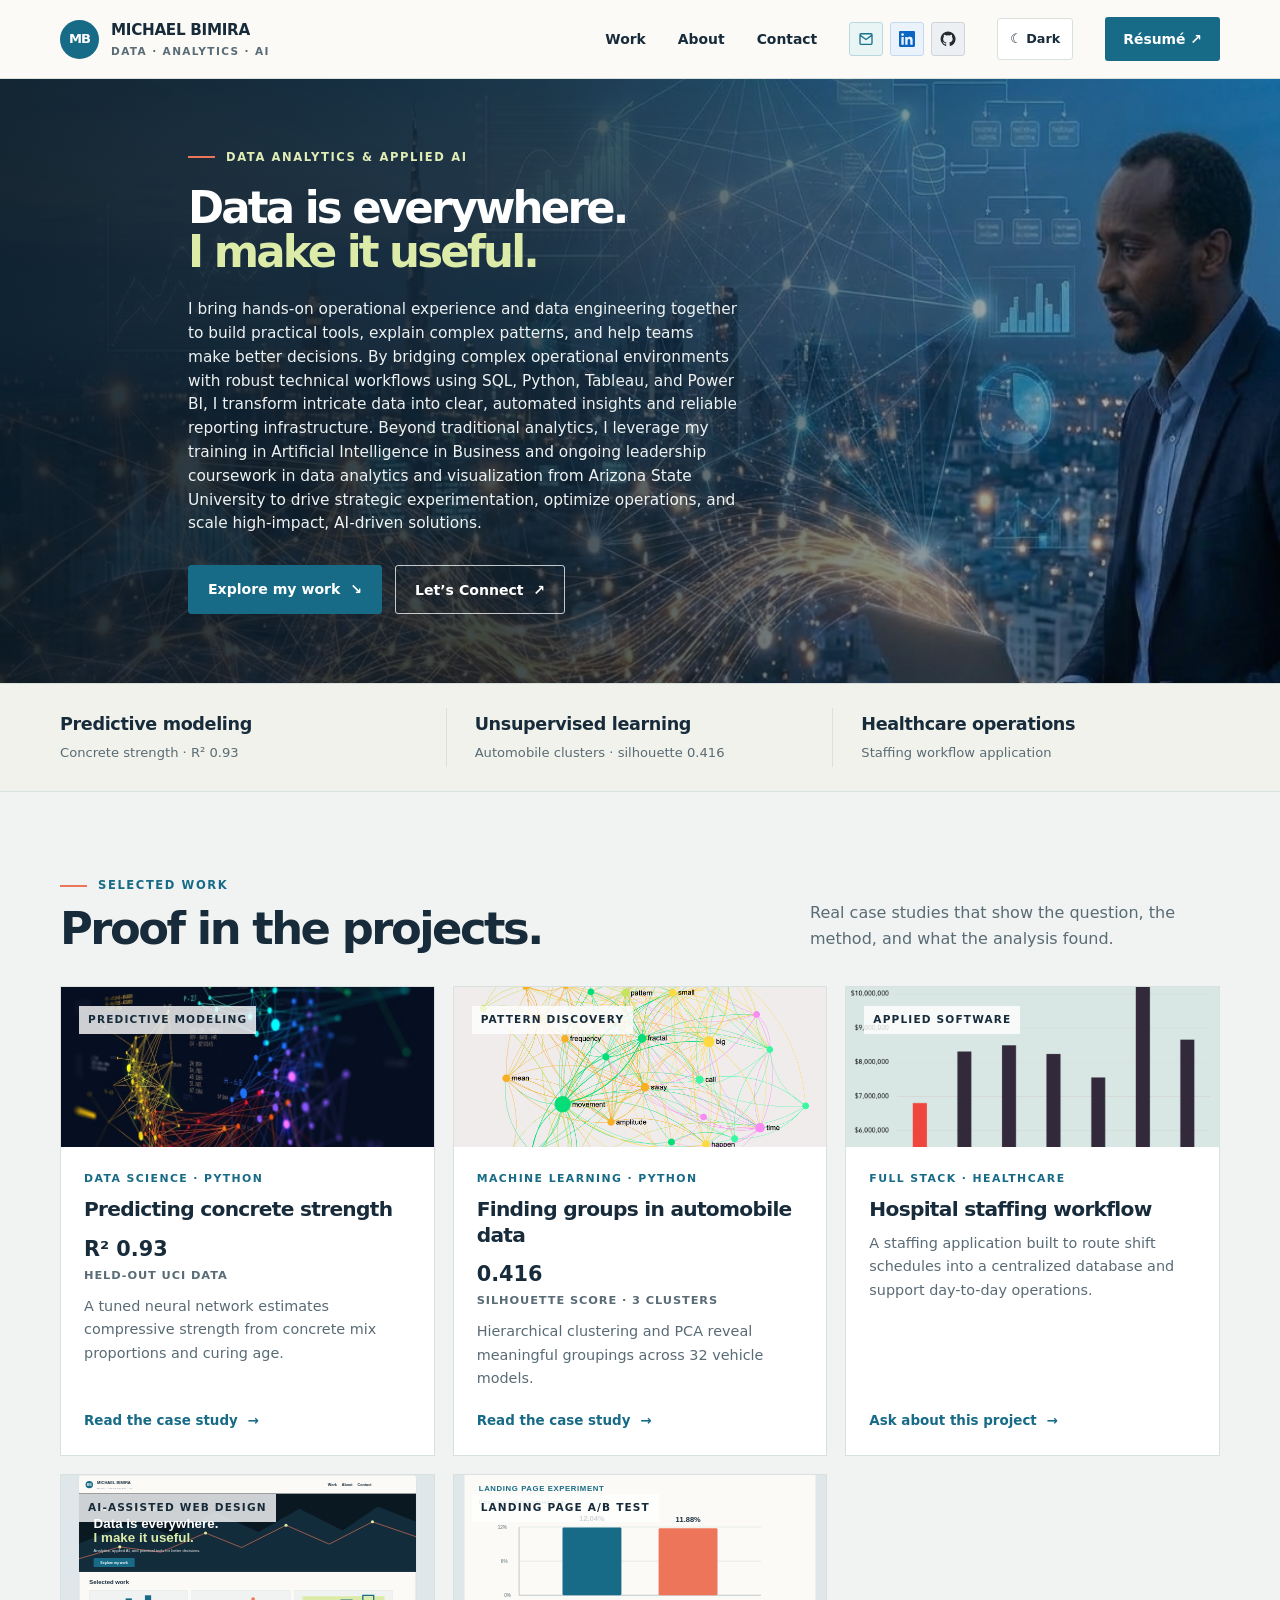
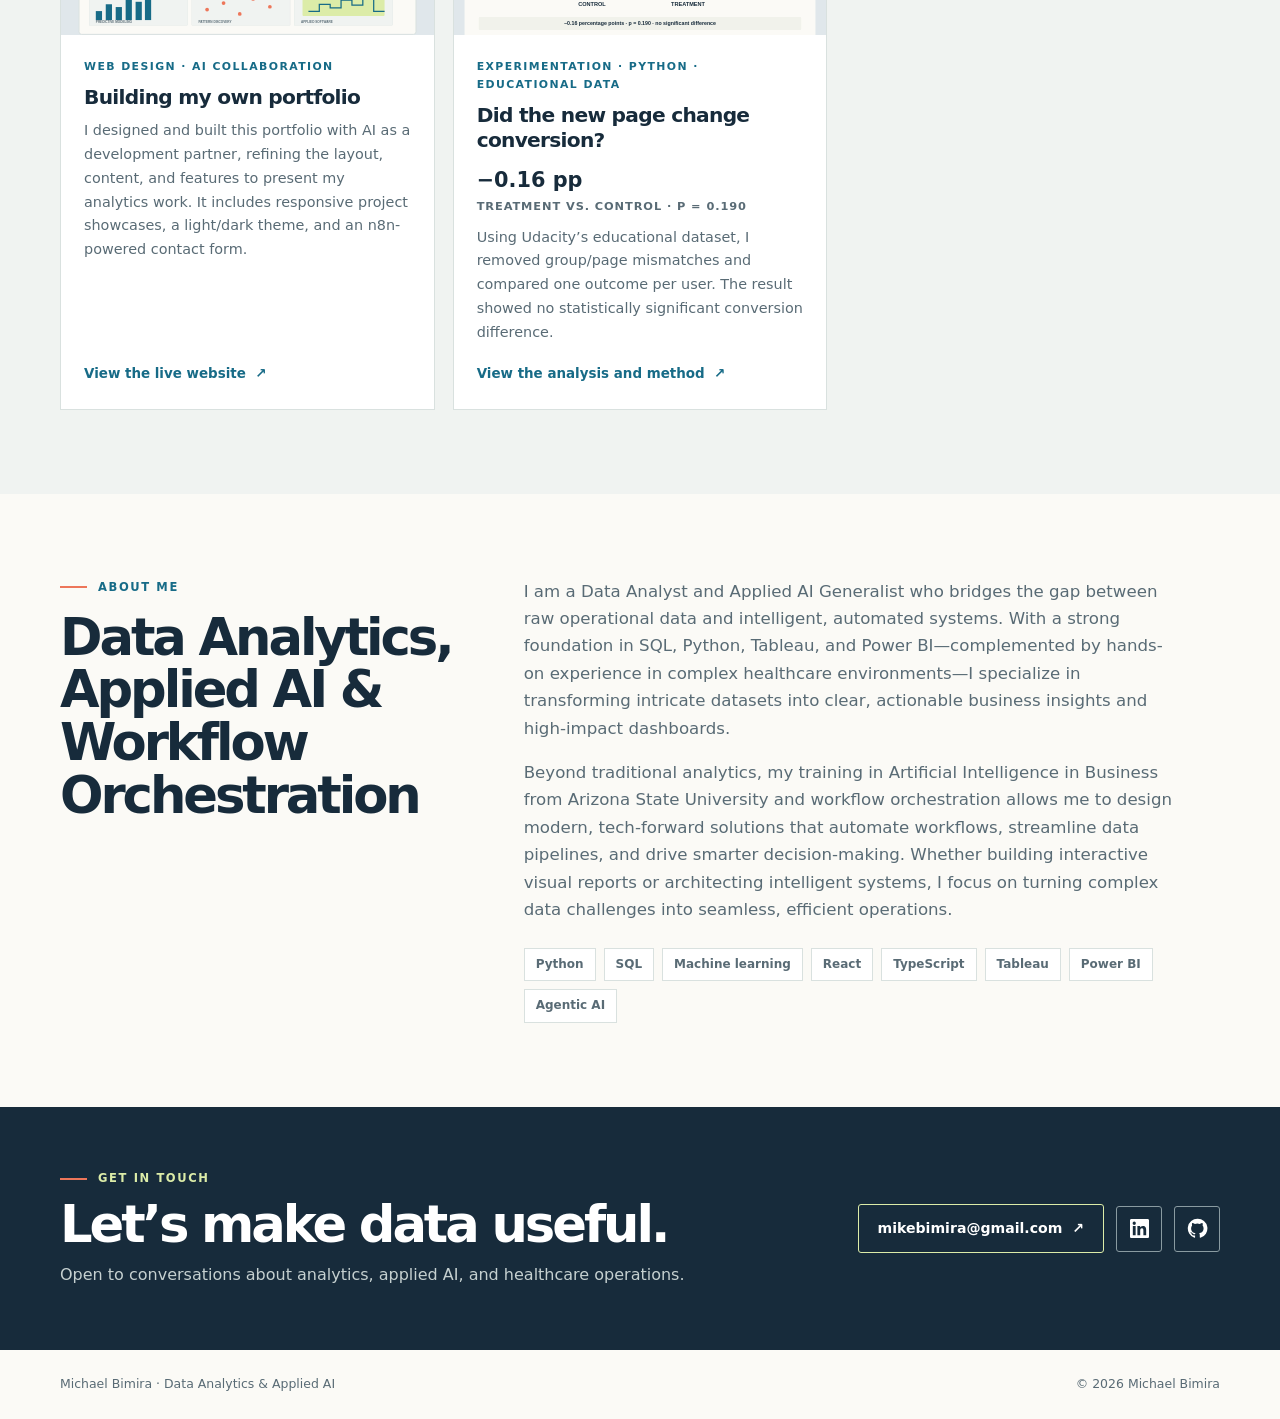
<file: site/index.html>
<!doctype html>
<html lang="en">
<head>
  <meta charset="utf-8">
  <meta name="viewport" content="width=device-width, initial-scale=1">
  <meta name="description" content="Michael Bimira is a Data Analyst and Applied AI Generalist focused on analytics, healthcare operations, intelligent systems, and workflow orchestration.">
  <meta property="og:title" content="Michael Bimira — Data Analytics &amp; Applied AI">
  <meta property="og:description" content="Turning operational data into actionable insights, dashboards, and intelligent workflows.">
  <meta property="og:type" content="website">
  <meta property="og:url" content="https://mbimira.github.io/">
  <meta name="theme-color" content="#fbfaf6">
  <title>Michael Bimira — Data Analytics &amp; Applied AI</title>
  <link rel="icon" type="image/svg+xml" href="favicon.svg">
  <link rel="stylesheet" href="css/contact-dialog.css">
  <style>
    :root{color-scheme:light;--ink:#172b3b;--blue:#176b87;--blue-dark:#0e4e67;--paper:#fbfaf6;--white:#fff;--muted:#596b75;--line:#d9e1df;--lime:#dceca8;--coral:#ed765a;--soft:#f1f2eb;--projects:#f0f3f1;--art:#d9e8e4;--art-warm:#efe2d2;--art-cool:#e0e7eb;--max:1160px}
    [data-theme="dark"]{color-scheme:dark;--ink:#ecf2f0;--blue:#78c8df;--blue-dark:#a0deed;--paper:#111c25;--white:#192833;--muted:#b0c0c4;--line:#334650;--lime:#354632;--coral:#ff9474;--soft:#1a2a33;--projects:#15242d;--art:#263d45;--art-warm:#41342e;--art-cool:#283740}
    *{box-sizing:border-box}html{scroll-behavior:smooth}body{margin:0;background:var(--paper);color:var(--ink);font:16px/1.65 Inter,ui-sans-serif,system-ui,-apple-system,"Segoe UI",sans-serif}a{color:inherit;text-decoration:none}.wrap{width:min(var(--max),calc(100% - 48px));margin:auto}
    header{background:var(--paper);border-bottom:1px solid var(--line)}.nav{height:78px;display:flex;align-items:center;justify-content:space-between;gap:28px}.wordmark{display:flex;align-items:center;gap:12px;font-size:.95rem;font-weight:800;letter-spacing:-.02em}.mark{display:grid;place-items:center;width:39px;height:39px;background:var(--blue);color:white;font-weight:850;font-size:.82rem;letter-spacing:-.08em;border-radius:50%}.wordmark small{display:block;color:var(--muted);font-size:.66rem;font-weight:650;letter-spacing:.13em;text-transform:uppercase}.links{display:flex;align-items:center;gap:32px;font-weight:600;font-size:.87rem}.links a:hover{color:var(--blue)}.nav-cta{background:var(--blue);color:white;border-radius:3px;padding:11px 18px}.nav-cta:hover{background:var(--blue-dark);color:#fff}.theme-toggle{border:1px solid var(--line);border-radius:3px;background:var(--white);color:var(--ink);padding:9px 12px;font:inherit;font-size:.8rem;font-weight:700;cursor:pointer}.theme-toggle:hover{border-color:var(--blue);color:var(--blue)}
    .hero{padding:84px 0 74px;overflow:hidden}.hero-grid{display:grid;grid-template-columns:1.13fr .87fr;gap:64px;align-items:center}.eyebrow,.section-label{display:flex;align-items:center;gap:11px;color:var(--blue);font-weight:800;letter-spacing:.14em;text-transform:uppercase;font-size:.72rem}.eyebrow:before,.section-label:before{content:"";width:27px;height:2px;background:var(--coral)}h1,h2,h3,p{margin-top:0}h1{font-size:clamp(3.2rem,6.4vw,5.8rem);line-height:.98;letter-spacing:-.065em;margin:19px 0 24px;max-width:720px}h1 em{font-style:normal;color:var(--blue)}.intro{max-width:560px;color:var(--muted);font-size:1.08rem;line-height:1.75}.actions{display:flex;gap:13px;flex-wrap:wrap;margin-top:29px}.button{display:inline-flex;align-items:center;justify-content:center;padding:12px 19px;border:1px solid var(--blue);border-radius:3px;color:var(--blue);font-size:.88rem;font-weight:750}.button.fill{background:var(--blue);color:#fff}.button.fill:hover{background:var(--blue-dark)}.button:hover{background:#eaf1ee}.hero-art{position:relative;min-height:370px;background:var(--lime);padding:35px;display:flex;align-items:flex-end;overflow:hidden}.hero-art:before{content:"";position:absolute;width:320px;height:320px;border:1px solid rgba(23,43,59,.22);border-radius:50%;right:-63px;top:-90px;box-shadow:0 0 0 35px rgba(255,255,255,.18),0 0 0 70px rgba(255,255,255,.15)}.chart{position:absolute;inset:54px 48px 90px;display:flex;align-items:flex-end;gap:12px;border-bottom:1px solid rgba(23,43,59,.3);padding:0 0 0 18px}.chart i{display:block;flex:1;background:var(--blue);opacity:.91;min-height:22%;border-radius:2px 2px 0 0}.chart i:nth-child(1){height:32%}.chart i:nth-child(2){height:48%}.chart i:nth-child(3){height:40%}.chart i:nth-child(4){height:66%}.chart i:nth-child(5){height:57%}.chart i:nth-child(6){height:82%}.chart i:nth-child(7){height:72%}.chart i:nth-child(8){height:100%;background:var(--coral)}.art-caption{z-index:1;background:var(--paper);padding:15px 17px;width:100%;font-size:.83rem;font-weight:750}.art-caption span{display:block;color:var(--muted);font-size:.72rem;font-weight:500}
    .proof{border-top:1px solid var(--line);border-bottom:1px solid var(--line);background:var(--soft)}.proof-row{display:grid;grid-template-columns:repeat(3,1fr);padding:24px 0}.proof-item{padding:2px 28px;border-right:1px solid var(--line)}.proof-item:first-child{padding-left:0}.proof-item:last-child{border:0}.proof-item strong{display:block;font-size:1.1rem;letter-spacing:-.02em}.proof-item span{font-size:.82rem;color:var(--muted)}
    section.block{padding:84px 0}.section-head{display:flex;align-items:flex-end;justify-content:space-between;gap:24px;margin-bottom:34px}.section-head h2{font-size:clamp(2rem,3.5vw,3.1rem);line-height:1.05;letter-spacing:-.055em;margin:10px 0 0}.section-head p{color:var(--muted);max-width:410px;margin:0}.projects{background:var(--projects)}.cards{display:grid;grid-template-columns:repeat(3,1fr);gap:18px}.card{background:var(--white);border:1px solid var(--line);min-height:100%;display:flex;flex-direction:column}.card-visual{height:160px;background:var(--art);position:relative;overflow:hidden;padding:18px}.card-visual.concrete{background:var(--art-warm)}.card-visual.auto{background:var(--art-cool)}.visual-label{display:inline-block;position:relative;z-index:1;background:rgba(255,255,255,.8);padding:5px 9px;text-transform:uppercase;font-weight:800;font-size:.66rem;letter-spacing:.11em}.card-visual .project-artwork{position:absolute;inset:0;width:100%;height:100%;object-fit:cover}.mini-bars{position:absolute;left:22px;right:22px;bottom:20px;height:72px;display:flex;align-items:flex-end;gap:7px}.mini-bars i{flex:1;background:var(--blue);height:35%;border-radius:2px 2px 0 0}.mini-bars i:nth-child(2n){height:65%}.mini-bars i:nth-child(3n){height:92%;background:var(--coral)}.scatter{position:absolute;inset:30px 35px;background:radial-gradient(circle at 20% 68%,var(--blue) 0 4px,transparent 5px),radial-gradient(circle at 34% 41%,var(--coral) 0 4px,transparent 5px),radial-gradient(circle at 52% 63%,var(--blue) 0 4px,transparent 5px),radial-gradient(circle at 64% 25%,var(--coral) 0 4px,transparent 5px),radial-gradient(circle at 82% 42%,var(--blue) 0 4px,transparent 5px),radial-gradient(circle at 45% 80%,var(--blue) 0 4px,transparent 5px);border-bottom:1px solid #9aaab0;border-left:1px solid #9aaab0}.card-body{padding:23px;display:flex;flex:1;flex-direction:column}.tag{font-size:.68rem;color:var(--blue);font-weight:850;letter-spacing:.13em;text-transform:uppercase}.card h3{font-size:1.26rem;line-height:1.25;letter-spacing:-.035em;margin:9px 0}.card p{color:var(--muted);font-size:.9rem;line-height:1.65;margin-bottom:19px}.card a{margin-top:auto;color:var(--blue);font-weight:800;font-size:.84rem}.card a span{padding-left:5px}.metric{font-size:1.3rem;font-weight:850;color:var(--ink);margin:0 0 10px}.metric small{display:block;font-size:.71rem;letter-spacing:.08em;text-transform:uppercase;color:var(--muted);font-weight:700}
    .about-grid{display:grid;grid-template-columns:.72fr 1.28fr;gap:72px;align-items:start}.about-grid h2{font-size:clamp(2.2rem,4vw,3.5rem);letter-spacing:-.06em;line-height:1.03;margin:14px 0}.about-copy{font-size:1.04rem;color:var(--muted);max-width:660px}.skills{display:flex;gap:8px;flex-wrap:wrap;margin-top:24px}.skills span{border:1px solid var(--line);padding:6px 11px;font-size:.75rem;font-weight:700;background:#fff}
    .contact{background:var(--ink);color:white;padding:62px 0}.contact-inner{display:flex;justify-content:space-between;align-items:center;gap:30px}.contact h2{font-size:clamp(2rem,4vw,3.2rem);letter-spacing:-.06em;line-height:1.05;margin:10px 0}.contact p{color:#c5d0d0;margin:0}.contact .section-label{color:var(--lime)}.contact .section-label:before{background:var(--coral)}.contact-links{display:flex;align-items:center;gap:12px;flex-wrap:wrap}.contact .button{color:white;border-color:var(--lime);white-space:nowrap}.contact .button:hover{background:var(--blue)}.social-link{display:grid;place-items:center;width:46px;height:46px;border:1px solid #8a9ba1;border-radius:3px;color:#fff}.social-link:hover{border-color:var(--lime);background:var(--blue)}.social-link svg{width:21px;height:21px;fill:currentColor}.social-link.linkedin svg{width:19px;height:19px}.social-link:focus-visible,.contact .button:focus-visible,.theme-toggle:focus-visible{outline:3px solid var(--coral);outline-offset:3px}footer{padding:24px 0;color:var(--muted);font-size:.78rem}.footer-inner{display:flex;justify-content:space-between;gap:20px}
    @media(max-width:800px){.hero-grid{grid-template-columns:1fr;gap:40px}.hero-art{min-height:300px}.cards{grid-template-columns:1fr 1fr}.card:last-child{grid-column:1/-1}.about-grid{grid-template-columns:1fr;gap:22px}.section-head{align-items:flex-start;flex-direction:column}.links{gap:16px}.links a:nth-child(3){display:none}}
    @media(max-width:560px){.wrap{width:min(100% - 32px,var(--max))}.nav{height:67px}.wordmark{font-size:.84rem}.links{gap:13px;font-size:.78rem}.links a:nth-child(2){display:none}.nav-cta{padding:9px 12px}.hero{padding:61px 0 50px}h1{font-size:3.45rem}.hero-art{min-height:260px;padding:20px}.chart{inset:40px 34px 77px}.proof-row{grid-template-columns:1fr;padding:14px 0}.proof-item,.proof-item:first-child{padding:12px 0;border-right:0;border-bottom:1px solid var(--line)}.proof-item:last-child{border-bottom:0}.proof-item strong{display:inline-block;margin-right:6px}.proof-item span{display:inline}.block{padding:62px 0!important}.cards{grid-template-columns:1fr}.card:last-child{grid-column:auto}.contact-inner{align-items:flex-start;flex-direction:column}.footer-inner{flex-direction:column}}
    .hero{background:linear-gradient(90deg,rgba(10,24,34,.91) 0%,rgba(10,24,34,.78) 47%,rgba(10,24,34,.34) 100%),url("images/hero-mikeai.jpeg") center 48%/cover no-repeat;padding:64px 0;border:0;color:#fff}.hero-grid{display:flex;min-height:610px;align-items:center}.hero-grid>div:first-child{position:relative;z-index:1;max-width:610px}.hero-art{display:none}.hero .eyebrow{color:#e1edb6}.hero h1{font-size:clamp(2.8rem,5vw,4.6rem);color:#fff}.hero h1 em{color:#dceca8}.hero .intro{color:#edf1f1}.hero .button:not(.fill){color:#fff;border-color:rgba(255,255,255,.75)}
    @media(max-width:800px){.hero{background-position:58% center}.hero-grid{min-height:620px}.hero-grid>div:first-child{max-width:560px}}
    @media(max-width:560px){.hero{background-image:linear-gradient(90deg,rgba(10,24,34,.88),rgba(10,24,34,.66)),url("images/hero-mikeai.jpeg");background-position:60% center;padding:52px 0}.hero-grid{min-height:640px}.hero h1{font-size:clamp(2.55rem,12vw,3.35rem)}}
    .hero{background:#0a1822;padding:64px 0;color:#fff}.hero-grid{display:grid;grid-template-columns:minmax(0,.85fr) minmax(0,1.15fr);gap:30px;min-height:610px;align-items:center}.hero-grid>div:first-child{max-width:610px}.hero h1{font-size:clamp(2.8rem,4vw,3.7rem)}.hero-photo{display:flex;align-items:center;justify-content:center;height:min(500px,60vh);min-height:380px;overflow:hidden}.hero-photo img{display:block;width:100%;height:100%;max-width:none;max-height:none;object-fit:cover;object-position:84% 38%}.hero-art{display:none}
    @media(max-width:800px){.hero-grid{grid-template-columns:1fr;min-height:0;gap:36px}.hero-grid>div:first-child{max-width:650px}.hero-photo{height:58vh;min-height:380px}.hero-photo img{object-position:84% 38%}}
    @media(max-width:560px){.hero{padding:52px 0}.hero-photo{height:54vh;min-height:320px}}
    .hero-photo{height:auto;min-height:0;overflow:visible}.hero-photo img{width:100%;height:auto;max-width:100%;max-height:none;object-fit:contain;object-position:center}
    @media(max-width:800px){.hero-photo{height:auto;min-height:0}.hero-photo img{width:100%;max-height:none}}
    .nav-socials{display:flex;align-items:center;gap:7px}.nav-social{display:grid;place-items:center;width:34px;height:34px;border:1px solid var(--line);border-radius:3px;color:var(--muted);transition:color .18s,border-color .18s,background .18s}.nav-social:hover{color:var(--blue);border-color:var(--blue);background:var(--soft)}.nav-social svg{width:16px;height:16px;fill:currentColor}.nav-social:focus-visible{outline:3px solid var(--coral);outline-offset:3px}.links .nav-socials a:nth-child(n){display:grid}
    .nav-socials .nav-social:nth-child(1){color:#14728b;background:#e9f4f5;border-color:#b6d8de}.nav-socials .nav-social:nth-child(2){color:#0a66c2;background:#eaf3fc;border-color:#c3d9f0}.nav-socials .nav-social:nth-child(3){color:#24292f;background:#edf0f2;border-color:#ced4da}.nav-socials .nav-social:hover{filter:brightness(.95);transform:translateY(-1px)}[data-theme="dark"] .nav-socials .nav-social:nth-child(1){color:#78d5e7;background:#18333c;border-color:#315660}[data-theme="dark"] .nav-socials .nav-social:nth-child(2){color:#70b7ff;background:#172e45;border-color:#2a4c6a}[data-theme="dark"] .nav-socials .nav-social:nth-child(3){color:#f0f6fc;background:#29343e;border-color:#43515c}
    @media(max-width:800px){.nav{gap:14px}.links{gap:13px}}
    @media(max-width:560px){.nav{gap:8px}.links{gap:7px}.links>a:not(.nav-social){display:none}.nav-socials{gap:4px}.nav-social{width:30px;height:30px}.theme-toggle{padding:7px 8px;white-space:nowrap}.theme-toggle span{display:none}.wordmark small{white-space:nowrap}.nav-cta{display:none}}
    .hero{position:relative;background:linear-gradient(90deg,rgba(10,24,34,.9) 0%,rgba(10,24,34,.76) 42%,rgba(10,24,34,.16) 100%),url("images/hero-mikeai.jpeg") center 23%/cover no-repeat;padding:42px 0;color:#fff}.hero-grid{display:flex;min-height:520px;align-items:center}.hero-grid>div:first-child{max-width:550px;margin-left:clamp(0px,10vw,210px)}.hero h1{font-size:clamp(2.7rem,3.4vw,3.8rem);line-height:1.02}.hero .intro{font-size:.96rem;line-height:1.55}.hero-photo{display:none}
    @media(max-width:800px){.hero{background-position:62% 23%}.hero-grid{min-height:560px}.hero-grid>div:first-child{margin-left:0;max-width:590px}}
    @media(max-width:560px){.hero{background-image:linear-gradient(90deg,rgba(10,24,34,.9),rgba(10,24,34,.65)),url("images/hero-mikeai.jpeg");background-position:68% 23%;padding:42px 0}.hero-grid{min-height:600px}.hero h1{font-size:clamp(2.7rem,11vw,3.5rem)}}
  </style>
</head>
<body>
  <header><div class="wrap nav">
    <a class="wordmark" href="#top"><span class="mark">MB</span><span>MICHAEL BIMIRA<small>Data · Analytics · AI</small></span></a>
    <nav class="links" aria-label="Main navigation"><a href="#work">Work</a><a href="#about">About</a><a href="#contact">Contact</a><div class="nav-socials" aria-label="Contact and social links"><a class="nav-social" href="mailto:mikebimira@gmail.com" aria-label="Email Michael Bimira" title="Email"><svg viewBox="0 0 24 24" aria-hidden="true"><path d="M2 5.5A2.5 2.5 0 0 1 4.5 3h15A2.5 2.5 0 0 1 22 5.5v13a2.5 2.5 0 0 1-2.5 2.5h-15A2.5 2.5 0 0 1 2 18.5v-13Zm2 .1v.2l8 5.7 8-5.7v-.2a.5.5 0 0 0-.5-.5h-15a.5.5 0 0 0-.5.5Zm16 2.65-7.42 5.28a1 1 0 0 1-1.16 0L4 8.25v10.25c0 .28.22.5.5.5h15a.5.5 0 0 0 .5-.5V8.25Z"/></svg></a><a class="nav-social" href="https://linkedin.com/in/michael-bimira-77779a372" target="_blank" rel="noopener noreferrer" aria-label="Michael Bimira on LinkedIn" title="LinkedIn"><svg viewBox="0 0 24 24" aria-hidden="true"><path d="M20.45 20.45h-3.56v-5.57c0-1.33-.03-3.04-1.85-3.04-1.85 0-2.13 1.44-2.13 2.94v5.67H9.35V8.99h3.42v1.56h.05c.48-.9 1.64-1.85 3.37-1.85 3.6 0 4.26 2.37 4.26 5.45v6.3ZM5.34 7.43a2.06 2.06 0 1 1 0-4.12 2.06 2.06 0 0 1 0 4.12Zm1.78 13.02H3.56V8.99h3.56v11.46ZM22.22 0H1.77C.79 0 0 .77 0 1.72v20.56C0 23.23.79 24 1.77 24h20.45c.98 0 1.78-.77 1.78-1.72V1.72C24 .77 23.2 0 22.22 0Z"/></svg></a><a class="nav-social" href="https://github.com/mbimira" target="_blank" rel="noopener noreferrer" aria-label="Michael Bimira on GitHub" title="GitHub"><svg viewBox="0 0 24 24" aria-hidden="true"><path d="M12 .9a11.1 11.1 0 0 0-3.51 21.63c.56.1.76-.24.76-.54v-2.1c-3.1.68-3.76-1.32-3.76-1.32-.5-1.3-1.23-1.65-1.23-1.65-1.01-.69.08-.68.08-.68 1.12.08 1.71 1.14 1.71 1.14 1 .1.99 1.58 3.05 1.2.1-.72.39-1.2.7-1.48-2.48-.28-5.08-1.24-5.08-5.5 0-1.22.44-2.21 1.15-2.99-.12-.28-.5-1.42.11-2.96 0 0 .94-.3 3.06 1.14a10.62 10.62 0 0 1 5.57 0c2.13-1.44 3.06-1.14 3.06-1.14.61 1.54.23 2.68.12 2.96.71.78 1.14 1.77 1.14 2.99 0 4.27-2.6 5.21-5.09 5.49.4.34.75 1 .75 2.02v3c0 .3.2.65.77.54A11.1 11.1 0 0 0 12 .9Z"/></svg></a></div><button class="theme-toggle" id="theme-toggle" type="button" aria-label="Switch to dark theme" title="Switch to dark theme">☾ <span>Dark</span></button><a class="nav-cta" href="resume.html">Résumé ↗</a></nav>
  </div></header>
  <main id="top">
    <section class="hero"><div class="wrap hero-grid">
      <div><div class="eyebrow">Data analytics &amp; applied AI</div><h1>Data is everywhere.<br><em>I make it useful.</em></h1><p class="intro">I bring hands-on operational experience and data engineering together to build practical tools, explain complex patterns, and help teams make better decisions. By bridging complex operational environments with robust technical workflows using SQL, Python, Tableau, and Power BI, I transform intricate data into clear, automated insights and reliable reporting infrastructure. Beyond traditional analytics, I leverage my training in Artificial Intelligence in Business and ongoing leadership coursework in data analytics and visualization from Arizona State University to drive strategic experimentation, optimize operations, and scale high-impact, AI-driven solutions.</p><div class="actions"><a class="button fill" href="#work">Explore my work&nbsp; ↘</a><button class="button" type="button" data-open-contact>Let’s Connect&nbsp; ↗</button></div></div>
      
    </div></section>
    <div class="proof"><div class="wrap proof-row"><div class="proof-item"><strong>Predictive modeling</strong><span>Concrete strength · R² 0.93</span></div><div class="proof-item"><strong>Unsupervised learning</strong><span>Automobile clusters · silhouette 0.416</span></div><div class="proof-item"><strong>Healthcare operations</strong><span>Staffing workflow application</span></div></div></div>
    <section class="block projects" id="work"><div class="wrap"><div class="section-head"><div><div class="section-label">Selected work</div><h2>Proof in the projects.</h2></div><p>Real case studies that show the question, the method, and what the analysis found.</p></div>
      <div class="cards">
        <article class="card"><div class="card-visual concrete"><span class="visual-label">Predictive modeling</span><img class="project-artwork" src="images/predictive-model.jpg" alt="Abstract network of connected data points"></div><div class="card-body"><span class="tag">Data science · Python</span><h3>Predicting concrete strength</h3><div class="metric">R² 0.93 <small>Held-out UCI data</small></div><p>A tuned neural network estimates compressive strength from concrete mix proportions and curing age.</p><a href="projects/concrete-strength/index.html">Read the case study <span>→</span></a></div></article>
        <article class="card"><div class="card-visual auto"><span class="visual-label">Pattern discovery</span><img class="project-artwork" src="images/pattern-discovery.png" alt="Keyword network showing related pattern discovery terms"></div><div class="card-body"><span class="tag">Machine learning · Python</span><h3>Finding groups in automobile data</h3><div class="metric">0.416 <small>Silhouette score · 3 clusters</small></div><p>Hierarchical clustering and PCA reveal meaningful groupings across 32 vehicle models.</p><a href="projects/automobile-clustering/index.html">Read the case study <span>→</span></a></div></article>
        <article class="card"><div class="card-visual"><span class="visual-label">Applied software</span><img class="project-artwork" src="images/applied-software.webp" alt="Bar chart comparing city figures from seven locations"></div><div class="card-body"><span class="tag">Full stack · Healthcare</span><h3>Hospital staffing workflow</h3><p>A staffing application built to route shift schedules into a centralized database and support day-to-day operations.</p><a href="mailto:mikebimira@gmail.com?subject=Hospital%20staffing%20app">Ask about this project <span>→</span></a></div></article>
        <article class="card"><div class="card-visual"><span class="visual-label">AI-assisted web design</span><img class="project-artwork" src="images/portfolio-site.svg" alt="Illustration of the Michael Bimira portfolio website"></div><div class="card-body"><span class="tag">Web design · AI collaboration</span><h3>Building my own portfolio</h3><p>I designed and built this portfolio with AI as a development partner, refining the layout, content, and features to present my analytics work. It includes responsive project showcases, a light/dark theme, and an n8n-powered contact form.</p><a href="https://mbimira.github.io/" target="_blank" rel="noopener noreferrer">View the live website <span>↗</span></a></div></article>
        <article class="card"><div class="card-visual"><span class="visual-label">Landing page A/B test</span><img class="project-artwork" src="images/ab-test-conversion.svg" alt="Conversion rates: control 12.04%, treatment 11.88%; no significant difference"></div><div class="card-body"><span class="tag">Experimentation · Python · Educational data</span><h3>Did the new page change conversion?</h3><div class="metric">−0.16 pp <small>Treatment vs. control · p = 0.190</small></div><p>Using Udacity’s educational dataset, I removed group/page mismatches and compared one outcome per user. The result showed no statistically significant conversion difference.</p><a href="https://github.com/mbimira/A-B-TESTING" target="_blank" rel="noopener noreferrer">View the analysis and method <span>↗</span></a></div></article>
      </div>
    </div></section>
    <section class="block" id="about"><div class="wrap about-grid"><div><div class="section-label">About Me</div><h2>Data Analytics, Applied AI &amp; Workflow Orchestration</h2></div><div class="about-copy"><p>I am a Data Analyst and Applied AI Generalist who bridges the gap between raw operational data and intelligent, automated systems. With a strong foundation in SQL, Python, Tableau, and Power BI—complemented by hands-on experience in complex healthcare environments—I specialize in transforming intricate datasets into clear, actionable business insights and high-impact dashboards.</p><p>Beyond traditional analytics, my training in Artificial Intelligence in Business from Arizona State University and workflow orchestration allows me to design modern, tech-forward solutions that automate workflows, streamline data pipelines, and drive smarter decision-making. Whether building interactive visual reports or architecting intelligent systems, I focus on turning complex data challenges into seamless, efficient operations.</p><div class="skills"><span>Python</span><span>SQL</span><span>Machine learning</span><span>React</span><span>TypeScript</span><span>Tableau</span><span>Power BI</span><span>Agentic AI</span></div></div></div></section>
    <section class="contact" id="contact"><div class="wrap contact-inner"><div><div class="section-label">Get in touch</div><h2>Let’s make data useful.</h2><p>Open to conversations about analytics, applied AI, and healthcare operations.</p></div><div class="contact-links"><a class="button" href="mailto:mikebimira@gmail.com">mikebimira@gmail.com&nbsp; ↗</a><a class="social-link linkedin" href="https://linkedin.com/in/michael-bimira-77779a372" target="_blank" rel="noopener noreferrer" aria-label="Michael Bimira on LinkedIn" title="LinkedIn"><svg viewBox="0 0 24 24" aria-hidden="true"><path d="M20.45 20.45h-3.56v-5.57c0-1.33-.03-3.04-1.85-3.04-1.85 0-2.13 1.44-2.13 2.94v5.67H9.35V8.99h3.42v1.56h.05c.48-.9 1.64-1.85 3.37-1.85 3.6 0 4.26 2.37 4.26 5.45v6.3ZM5.34 7.43a2.06 2.06 0 1 1 0-4.12 2.06 2.06 0 0 1 0 4.12Zm1.78 13.02H3.56V8.99h3.56v11.46ZM22.22 0H1.77C.79 0 0 .77 0 1.72v20.56C0 23.23.79 24 1.77 24h20.45c.98 0 1.78-.77 1.78-1.72V1.72C24 .77 23.2 0 22.22 0Z"/></svg></a><a class="social-link" href="https://github.com/mbimira" target="_blank" rel="noopener noreferrer" aria-label="Michael Bimira on GitHub" title="GitHub"><svg viewBox="0 0 24 24" aria-hidden="true"><path d="M12 .9a11.1 11.1 0 0 0-3.51 21.63c.56.1.76-.24.76-.54v-2.1c-3.1.68-3.76-1.32-3.76-1.32-.5-1.3-1.23-1.65-1.23-1.65-1.01-.69.08-.68.08-.68 1.12.08 1.71 1.14 1.71 1.14 1 .1.99 1.58 3.05 1.2.1-.72.39-1.2.7-1.48-2.48-.28-5.08-1.24-5.08-5.5 0-1.22.44-2.21 1.15-2.99-.12-.28-.5-1.42.11-2.96 0 0 .94-.3 3.06 1.14a10.62 10.62 0 0 1 5.57 0c2.13-1.44 3.06-1.14 3.06-1.14.61 1.54.23 2.68.12 2.96.71.78 1.14 1.77 1.14 2.99 0 4.27-2.6 5.21-5.09 5.49.4.34.75 1 .75 2.02v3c0 .3.2.65.77.54A11.1 11.1 0 0 0 12 .9Z"/></svg></a></div></div></section>
  <dialog class="contact-dialog" id="contact-dialog" aria-labelledby="contact-dialog-title">
    <form id="contact-form">
      <div class="dialog-heading">
        <div><div class="section-label">Get in touch</div><h2 id="contact-dialog-title">Send me a message</h2></div>
        <button class="dialog-close" type="button" data-close-contact aria-label="Close contact form">×</button>
      </div>
      <label>Name<input name="name" type="text" autocomplete="name" maxlength="100" required></label>
      <label>Email<input name="email" type="email" autocomplete="email" maxlength="254" required></label>
      <label>Message<textarea name="message" maxlength="3000" required></textarea></label>
      <div class="contact-honeypot" aria-hidden="true"><label>Leave this field empty<input name="website" type="text" tabindex="-1" autocomplete="off"></label></div>
      <div class="dialog-actions"><button class="button fill" type="submit">Send message&nbsp; ↗</button><button class="button" type="button" data-close-contact>Cancel</button></div>
      <p class="form-status" role="status" aria-live="polite"></p>
    </form>
  </dialog>
  </main>
  <footer><div class="wrap footer-inner"><span>Michael Bimira · Data Analytics &amp; Applied AI</span><span>© 2026 Michael Bimira</span></div></footer>
  <script>
    (()=>{const key='bimira-theme',button=document.getElementById('theme-toggle'),root=document.documentElement;function apply(theme){root.dataset.theme=theme;button.innerHTML=theme==='dark'?'☼ <span>Light</span>':'☾ <span>Dark</span>';button.setAttribute('aria-label',`Switch to ${theme==='dark'?'light':'dark'} theme`);button.title=`Switch to ${theme==='dark'?'light':'dark'} theme`}let saved;try{saved=localStorage.getItem(key)}catch{}apply(saved==='dark'?'dark':'light');button.addEventListener('click',()=>{const theme=root.dataset.theme==='dark'?'light':'dark';apply(theme);try{localStorage.setItem(key,theme)}catch{}})})();
  </script>
  <script src="js/n8n-contact.js"></script>
</body>
</html>
</file>
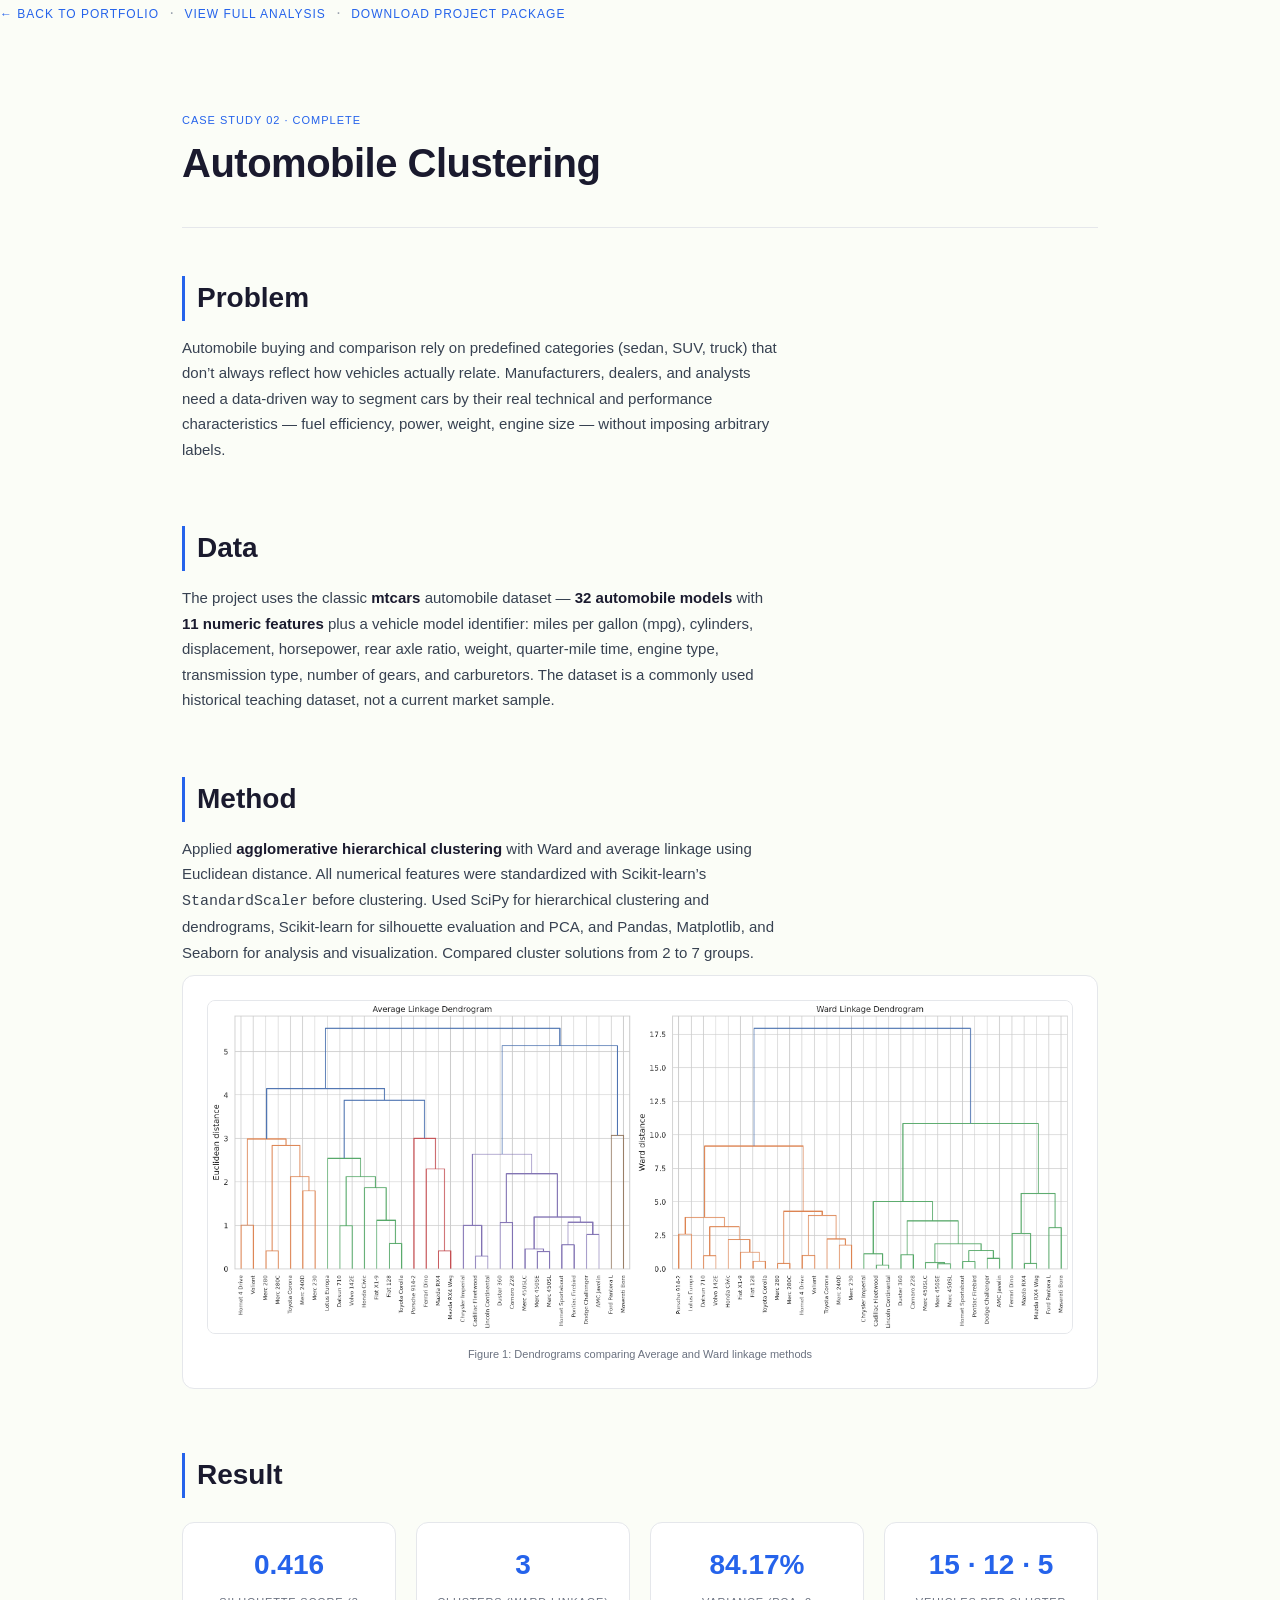
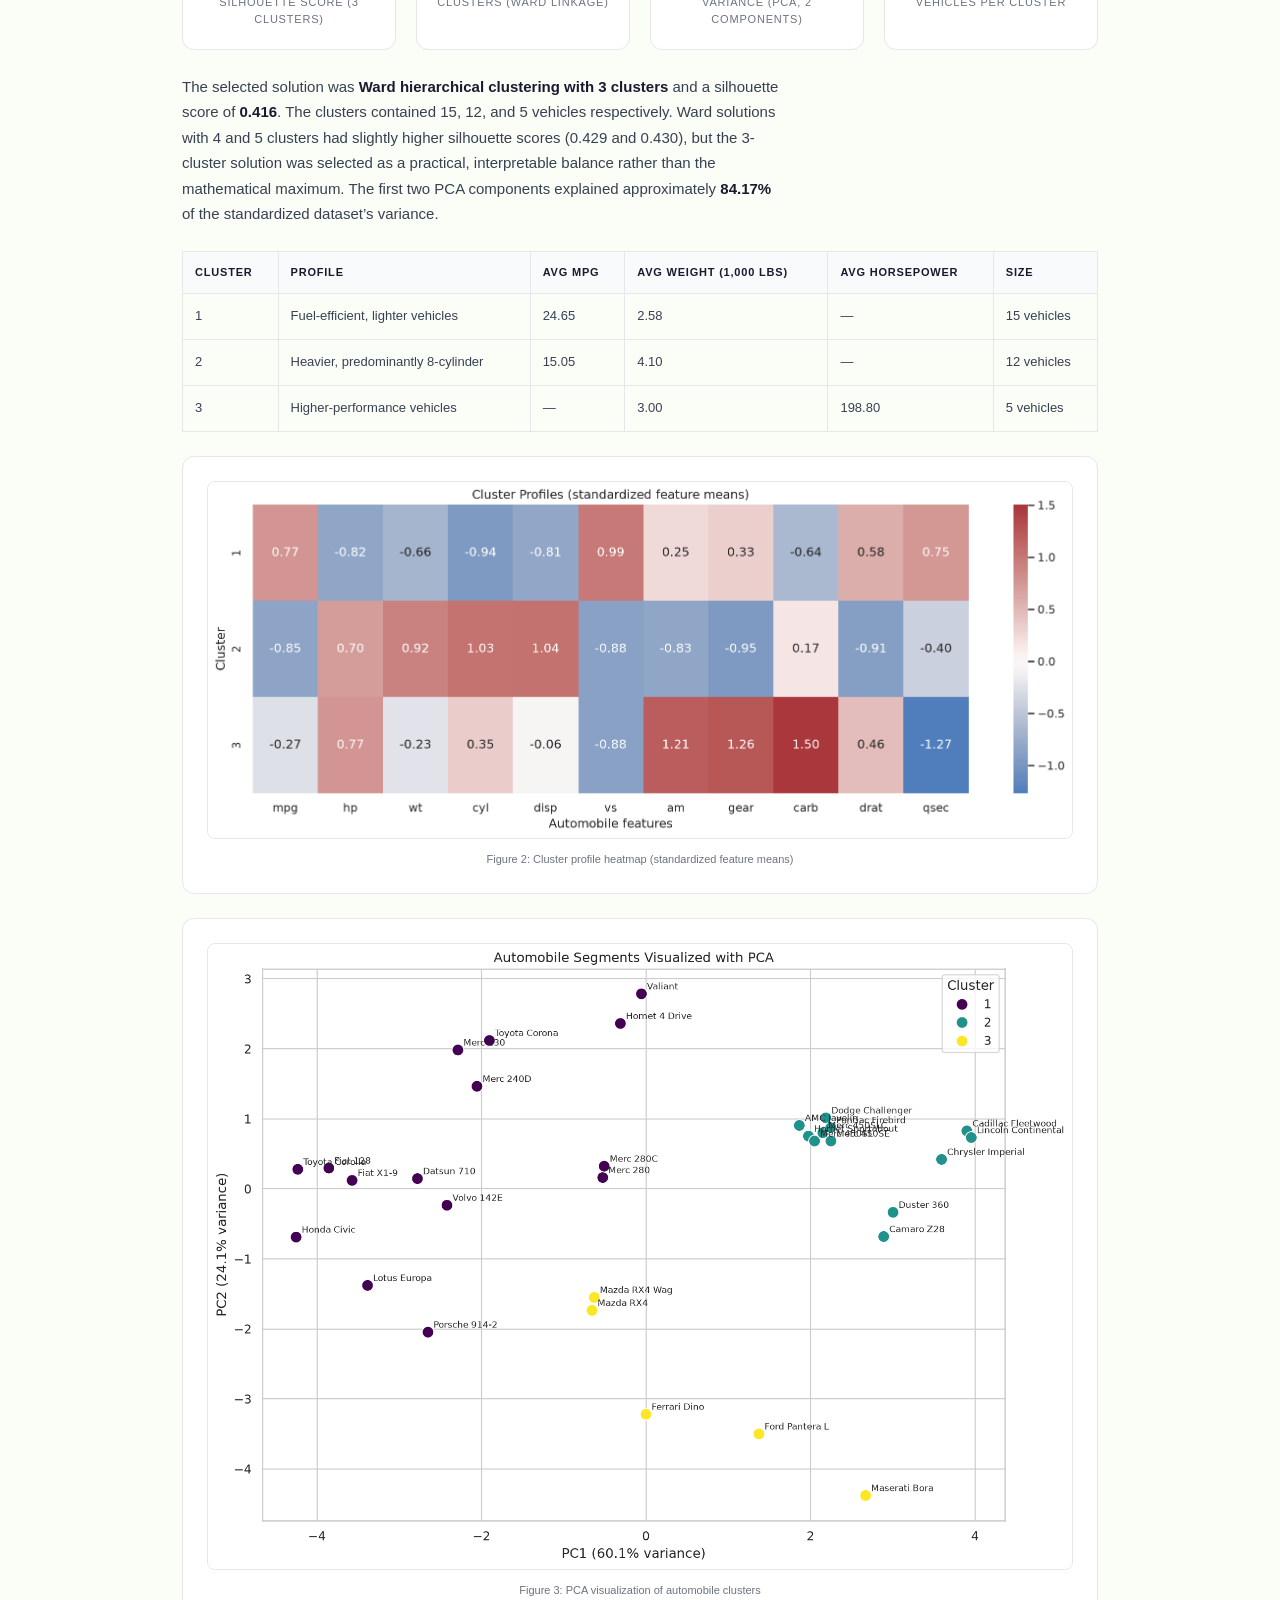
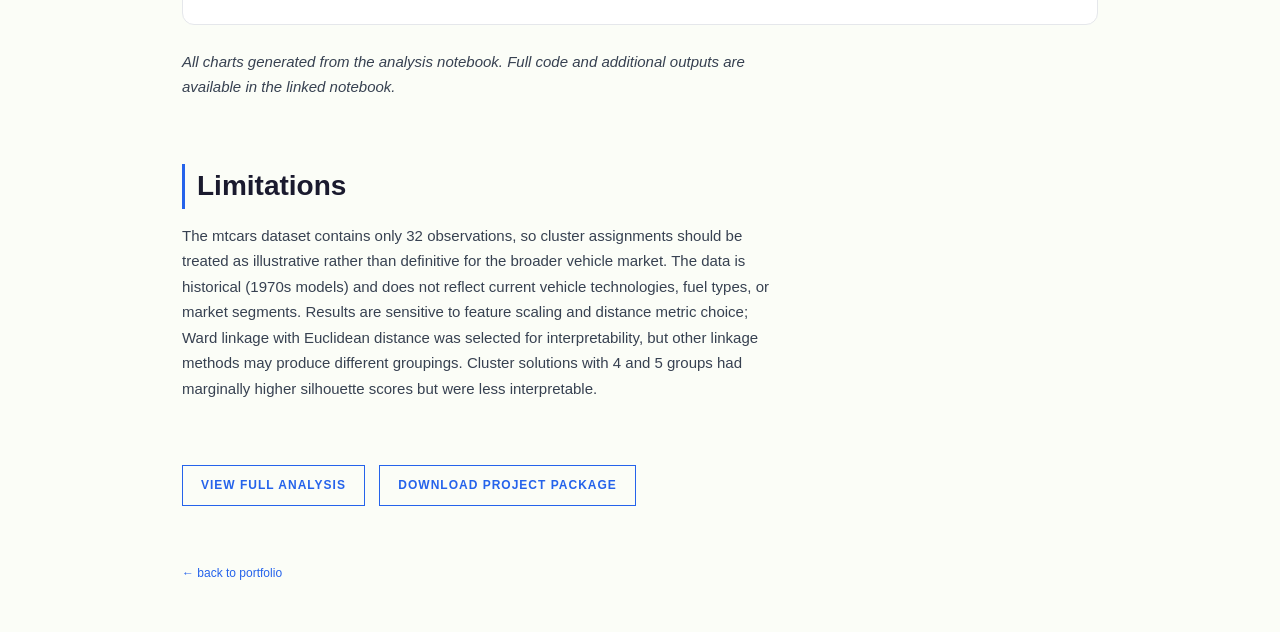
<file: site/projects/automobile-clustering/index.html>
<!DOCTYPE html>
<html lang="en">
<head>
  <meta charset="utf-8">
  <meta name="viewport" content="width=device-width, initial-scale=1">
  <meta name="description" content="Case Study: Automobile Hierarchical Clustering. Unsupervised ML on the mtcars dataset (32 models, 11 features). Ward clustering, 3 clusters, silhouette 0.416.">
  <title>Automobile Clustering — Case Study</title>
  <link rel="icon" type="image/svg+xml" href="../../favicon.svg">
  <link rel="stylesheet" href="../../css/style.css">
  <style>
    .project-nav { margin-bottom: 32px; }
    .project-nav a { color: #2563eb; text-decoration: none; font-size: 12px; text-transform: uppercase; letter-spacing: 1px; }
    .project-nav a:hover { color: #1d4ed8; }
    .project-nav .sep { color: #9ca3af; margin: 0 6px; }

    .project-wrap { max-width: 980px; margin: 0 auto; padding: 48px 32px; }
    .project-head { margin-bottom: 48px; border-bottom: 1px solid #e5e7eb; padding-bottom: 24px; }
    .project-head h1 { color: #1a1a2e; font-size: clamp(28px, 4vw, 40px); margin-bottom: 8px; letter-spacing: -0.5px; }
    .project-head .status { color: #2563eb; font-size: 11px; text-transform: uppercase; letter-spacing: 1px; }

    .section { margin-bottom: 64px; }
    .section h2 { color: #1a1a2e; font-size: clamp(22px, 3vw, 28px); margin-bottom: 14px; padding-left: 12px; border-left: 3px solid #2563eb; }
    .section p { color: #374151; font-size: clamp(13px, 1.4vw, 15px); line-height: 1.7; max-width: 72ch; margin-bottom: 10px; }
    .section strong { color: #1a1a2e; }

    .chart-panel { background: #ffffff; border: 1px solid #e5e7eb; padding: 24px; margin-bottom: 24px; display: flex; flex-direction: column; align-items: center; border-radius: 12px; }
    .chart-panel img { max-width: 100%; height: auto; display: block; background: #ffffff; border: 1px solid #e5e7eb; border-radius: 8px; }
    .chart-caption { color: #6b7280; font-size: 11px; margin-top: 12px; text-align: center; max-width: 600px; }

    .metrics-grid { display: grid; grid-template-columns: repeat(auto-fit, minmax(160px, 1fr)); gap: 20px; margin: 24px 0; }
    .metric { background: #ffffff; border: 1px solid #e5e7eb; padding: 20px; text-align: center; border-radius: 12px; }
    .metric .value { color: #2563eb; font-size: 28px; font-weight: bold; font-variant-numeric: tabular-nums; }
    .metric .label { color: #6b7280; font-size: 11px; text-transform: uppercase; letter-spacing: 0.8px; margin-top: 6px; }

    .cluster-table { width: 100%; border-collapse: collapse; margin: 24px 0; }
    .cluster-table th, .cluster-table td { border: 1px solid #e5e7eb; padding: 12px; text-align: left; font-size: 13px; }
    .cluster-table th { background: #f8fafc; color: #1a1a2e; text-transform: uppercase; letter-spacing: 0.8px; font-size: 11px; }
    .cluster-table td { color: #374151; }

    .analysis-links { margin-top: 32px; }
    .analysis-links a { color: #2563eb; text-decoration: none; border: 1px solid #2563eb; padding: 10px 18px; font-size: 12px; text-transform: uppercase; letter-spacing: 1px; margin-right: 10px; margin-bottom: 10px; display: inline-block; font-weight: 600; }
    .analysis-links a:hover { background: #2563eb; color: #ffffff; }

    .back-link { color: #6b7280; font-size: 12px; text-decoration: none; margin-top: 48px; display: inline-block; }
    .back-link:hover { color: #2563eb; }

    .asset-note { color: #6b7280; font-size: 12px; font-style: italic; margin-top: 16px; }
  </style>
</head>
<body>

  <div class="project-nav">
    <a href="../../index.html">&larr; back to portfolio</a>
    <span class="sep">·</span>
    <a href="Automobile_Hierarchical_Clustering_Portfolio.ipynb">View full analysis</a>
    <span class="sep">·</span>
    <a href="Automobile_Clustering_Project.zip">Download project package</a>
  </div>

  <div class="project-wrap">
    <div class="project-head">
      <span class="status">case study 02 · complete</span>
      <h1>Automobile Clustering</h1>
    </div>

    <div class="section">
      <h2>Problem</h2>
      <p>Automobile buying and comparison rely on predefined categories (sedan, SUV, truck) that don’t always reflect how vehicles actually relate. Manufacturers, dealers, and analysts need a data-driven way to segment cars by their real technical and performance characteristics — fuel efficiency, power, weight, engine size — without imposing arbitrary labels.</p>
    </div>

    <div class="section">
      <h2>Data</h2>
      <p>The project uses the classic <strong>mtcars</strong> automobile dataset — <strong>32 automobile models</strong> with <strong>11 numeric features</strong> plus a vehicle model identifier: miles per gallon (mpg), cylinders, displacement, horsepower, rear axle ratio, weight, quarter-mile time, engine type, transmission type, number of gears, and carburetors. The dataset is a commonly used historical teaching dataset, not a current market sample.</p>
    </div>

    <div class="section">
      <h2>Method</h2>
      <p>Applied <strong>agglomerative hierarchical clustering</strong> with Ward and average linkage using Euclidean distance. All numerical features were standardized with Scikit-learn’s <code>StandardScaler</code> before clustering. Used SciPy for hierarchical clustering and dendrograms, Scikit-learn for silhouette evaluation and PCA, and Pandas, Matplotlib, and Seaborn for analysis and visualization. Compared cluster solutions from 2 to 7 groups.</p>
      <div class="chart-panel">
        <img src="images/01_dendrograms.png" alt="Average and Ward linkage dendrograms showing hierarchical clustering structure">
        <div class="chart-caption">Figure 1: Dendrograms comparing Average and Ward linkage methods</div>
      </div>
    </div>

    <div class="section">
      <h2>Result</h2>
      <div class="metrics-grid">
        <div class="metric">
          <div class="value">0.416</div>
          <div class="label">silhouette score (3 clusters)</div>
        </div>
        <div class="metric">
          <div class="value">3</div>
          <div class="label">clusters (Ward linkage)</div>
        </div>
        <div class="metric">
          <div class="value">84.17%</div>
          <div class="label">variance (PCA, 2 components)</div>
        </div>
        <div class="metric">
          <div class="value">15 · 12 · 5</div>
          <div class="label">vehicles per cluster</div>
        </div>
      </div>
      <p>The selected solution was <strong>Ward hierarchical clustering with 3 clusters</strong> and a silhouette score of <strong>0.416</strong>. The clusters contained 15, 12, and 5 vehicles respectively. Ward solutions with 4 and 5 clusters had slightly higher silhouette scores (0.429 and 0.430), but the 3-cluster solution was selected as a practical, interpretable balance rather than the mathematical maximum. The first two PCA components explained approximately <strong>84.17%</strong> of the standardized dataset’s variance.</p>
      <table class="cluster-table">
        <thead>
          <tr><th>Cluster</th><th>Profile</th><th>Avg MPG</th><th>Avg Weight (1,000 lbs)</th><th>Avg Horsepower</th><th>Size</th></tr>
        </thead>
        <tbody>
          <tr><td>1</td><td>Fuel-efficient, lighter vehicles</td><td>24.65</td><td>2.58</td><td>—</td><td>15 vehicles</td></tr>
          <tr><td>2</td><td>Heavier, predominantly 8-cylinder</td><td>15.05</td><td>4.10</td><td>—</td><td>12 vehicles</td></tr>
          <tr><td>3</td><td>Higher-performance vehicles</td><td>—</td><td>3.00</td><td>198.80</td><td>5 vehicles</td></tr>
        </tbody>
      </table>
      <div class="chart-panel">
        <img src="images/02_cluster_heatmap.png" alt="Standardized cluster mean heatmap showing feature patterns per cluster">
        <div class="chart-caption">Figure 2: Cluster profile heatmap (standardized feature means)</div>
      </div>
      <div class="chart-panel">
        <img src="images/03_pca_visualization.png" alt="PCA scatter plot showing automobile segments by cluster">
        <div class="chart-caption">Figure 3: PCA visualization of automobile clusters</div>
      </div>
      <p class="asset-note">All charts generated from the analysis notebook. Full code and additional outputs are available in the linked notebook.</p>
    </div>

    <div class="section">
      <h2>Limitations</h2>
      <p>The mtcars dataset contains only 32 observations, so cluster assignments should be treated as illustrative rather than definitive for the broader vehicle market. The data is historical (1970s models) and does not reflect current vehicle technologies, fuel types, or market segments. Results are sensitive to feature scaling and distance metric choice; Ward linkage with Euclidean distance was selected for interpretability, but other linkage methods may produce different groupings. Cluster solutions with 4 and 5 groups had marginally higher silhouette scores but were less interpretable.</p>
    </div>

    <div class="analysis-links">
      <a href="Automobile_Hierarchical_Clustering_Portfolio.ipynb">View full analysis</a>
      <a href="Automobile_Clustering_Project.zip">Download project package</a>
    </div>

    <p class="back-link"><a href="../../index.html">&larr; back to portfolio</a></p>
  </div>

</body>
</html>
</file>
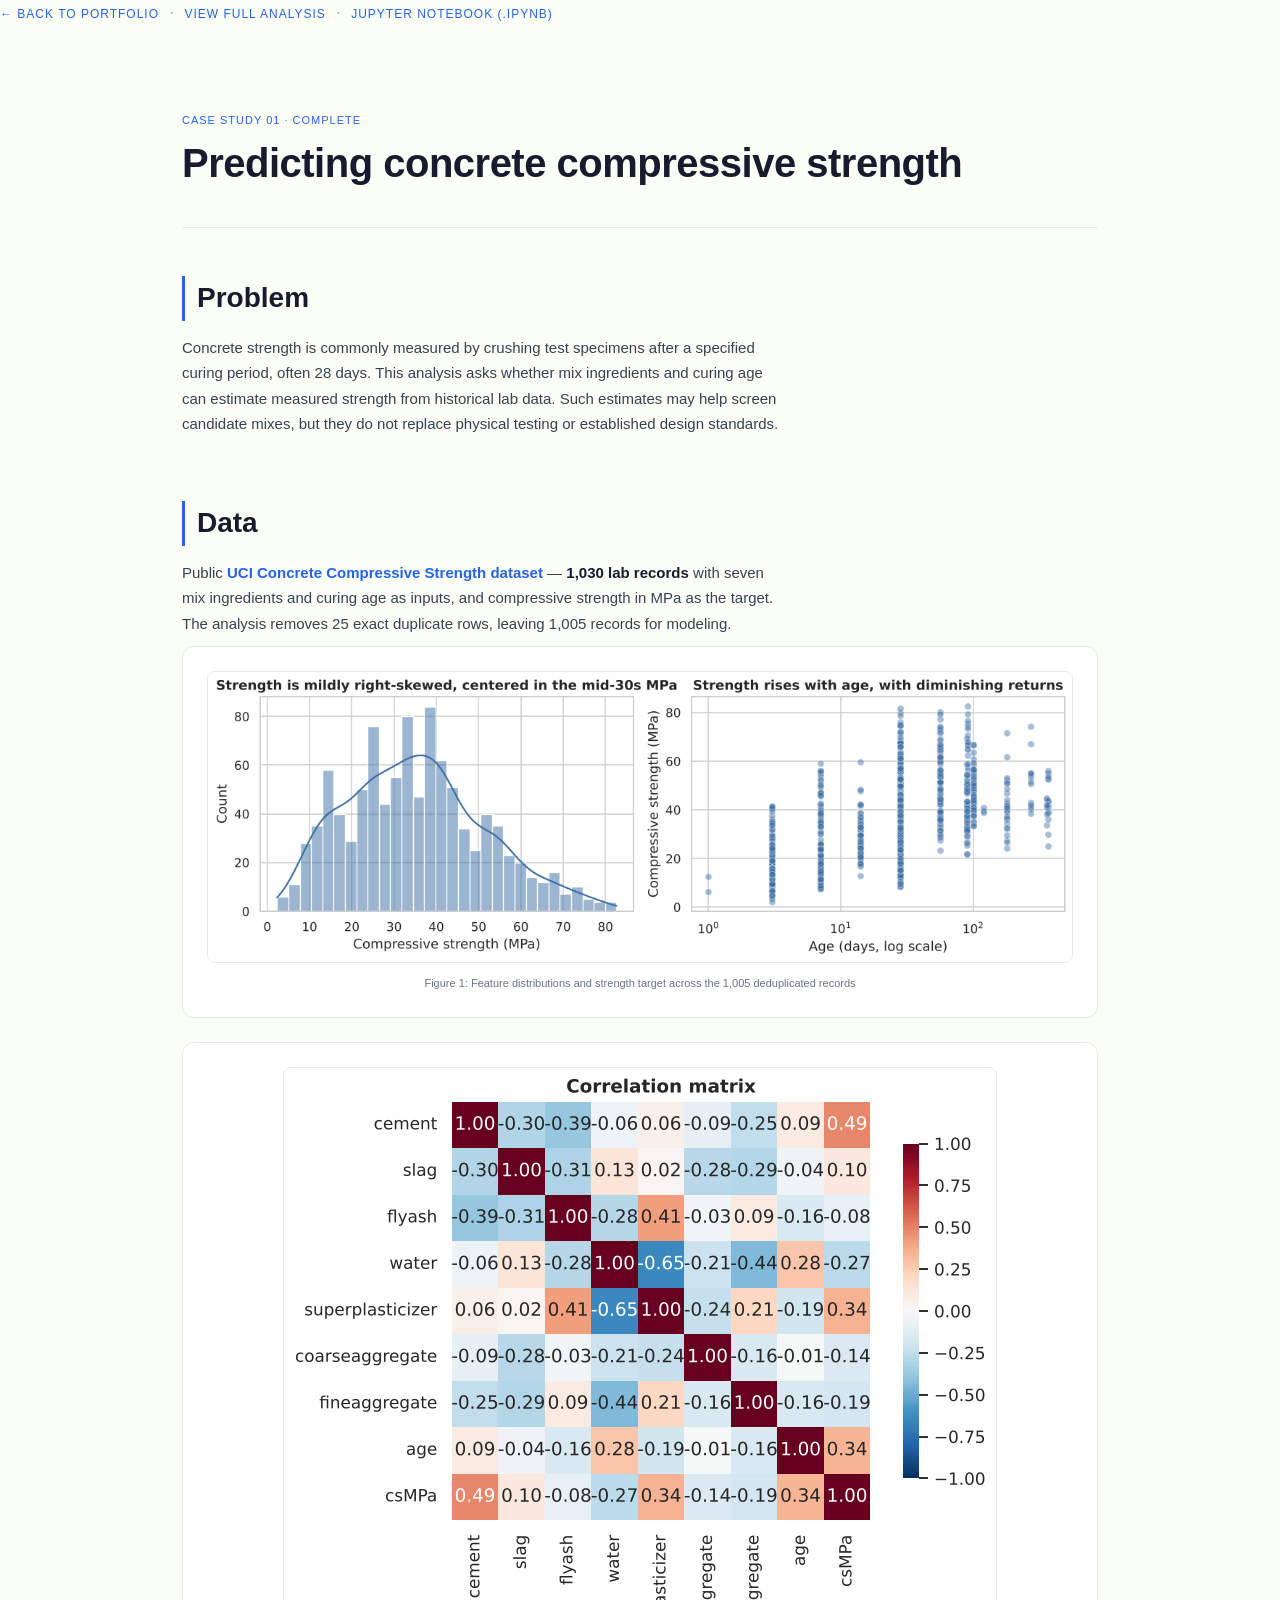
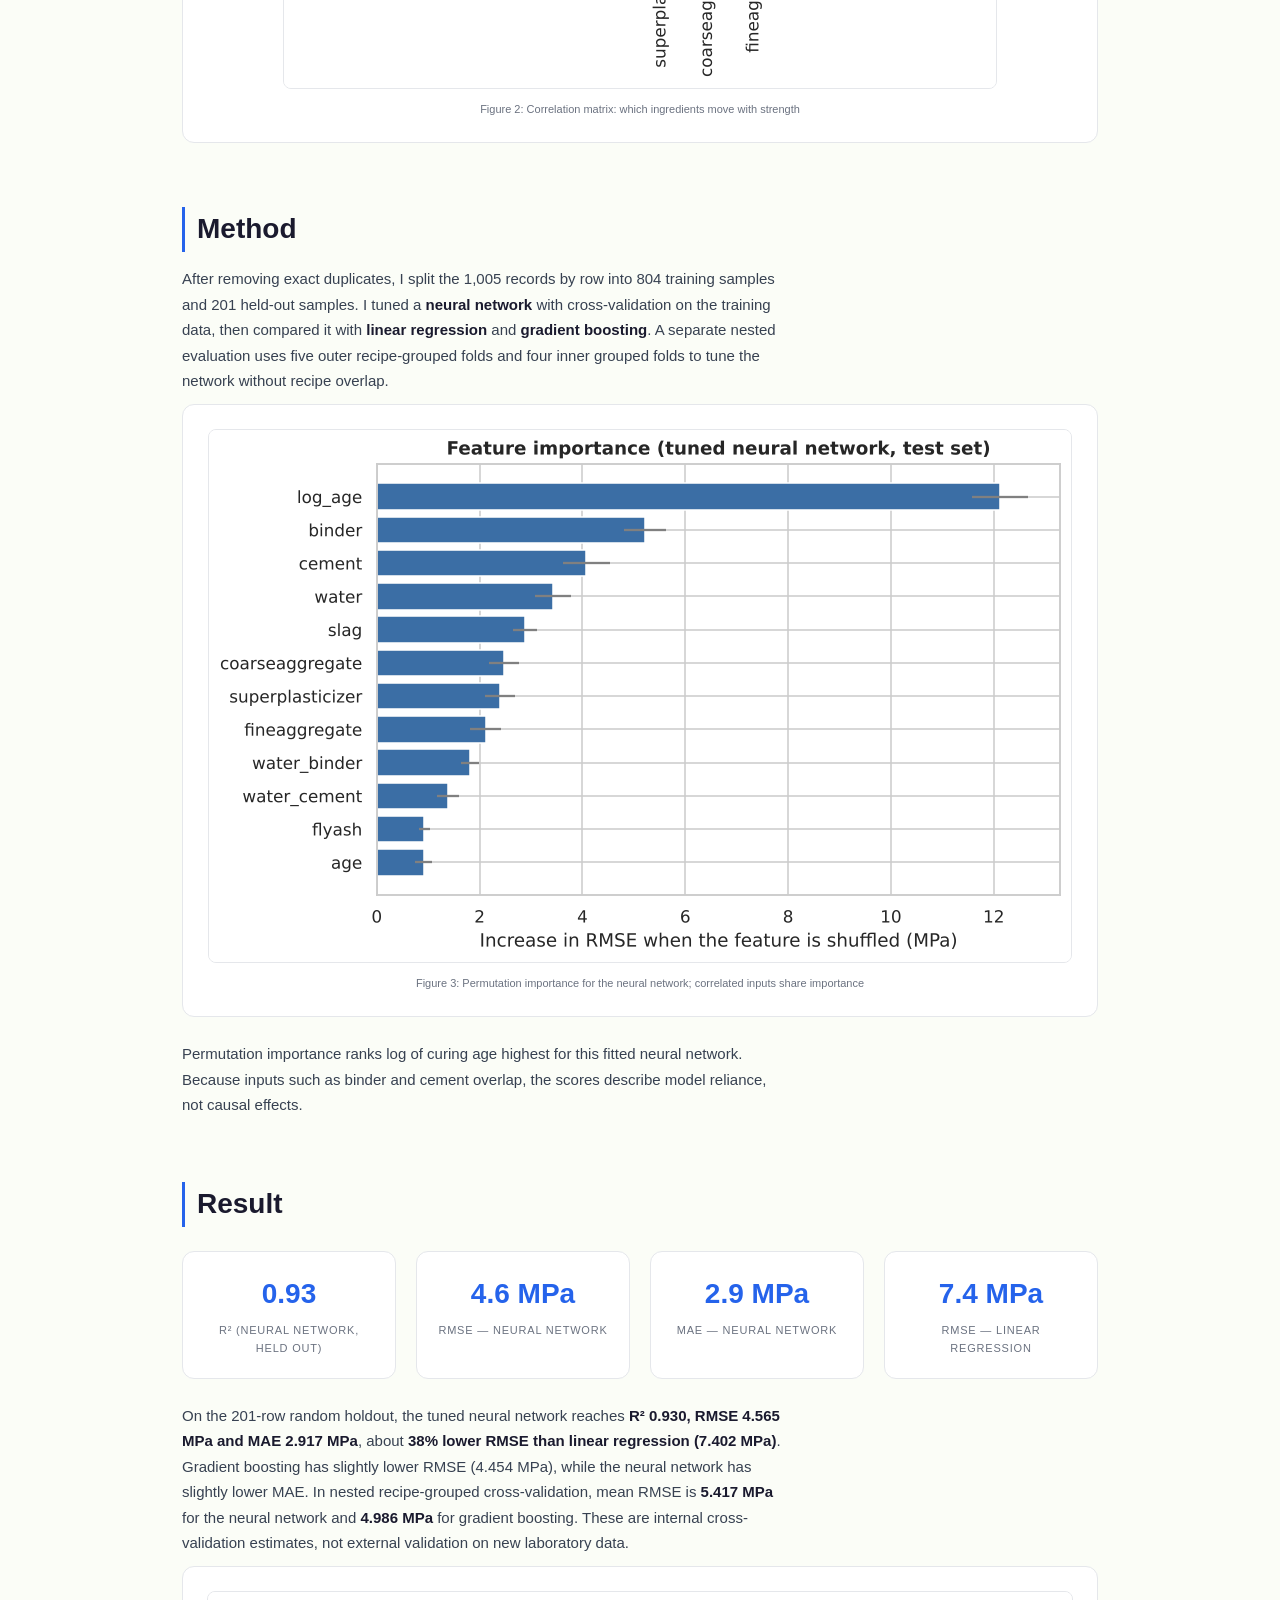
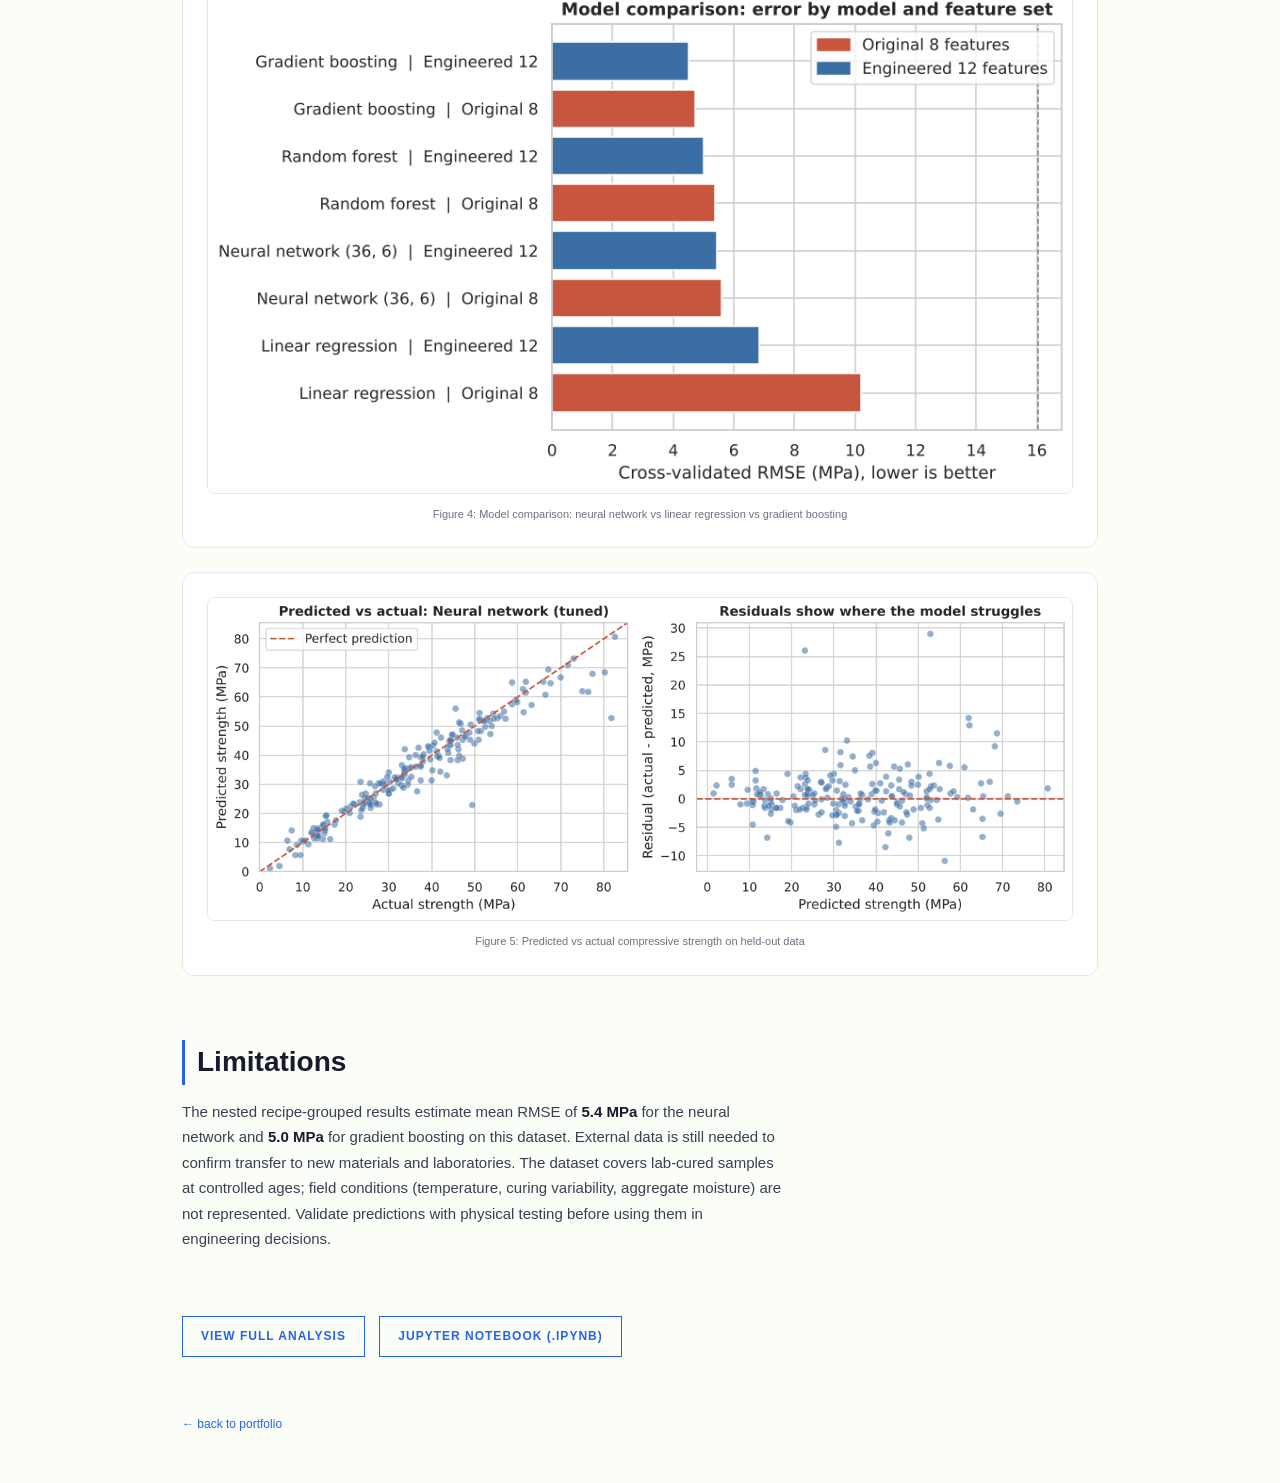
<file: site/projects/concrete-strength/index.html>
<!DOCTYPE html>
<html lang="en">
<head>
  <meta charset="utf-8">
  <meta name="viewport" content="width=device-width, initial-scale=1">
  <meta name="description" content="Case Study: Predicting concrete compressive strength using a tuned neural network on the UCI Concrete Compressive Strength dataset (1,030 samples). R² 0.93, RMSE 4.6 MPa, MAE 2.9 MPa.">
  <title>Concrete Compressive Strength — Case Study</title>
  <link rel="icon" type="image/svg+xml" href="../../favicon.svg">
  <link rel="stylesheet" href="../../css/style.css">
  <style>
    .project-nav { margin-bottom: 32px; }
    .project-nav a { color: #2563eb; text-decoration: none; font-size: 12px; text-transform: uppercase; letter-spacing: 1px; }
    .project-nav a:hover { color: #1d4ed8; }
    .project-nav .sep { color: #9ca3af; margin: 0 6px; }

    .project-wrap { max-width: 980px; margin: 0 auto; padding: 48px 32px; }
    .project-head { margin-bottom: 48px; border-bottom: 1px solid #e5e7eb; padding-bottom: 24px; }
    .project-head h1 { color: #1a1a2e; font-size: clamp(28px, 4vw, 40px); margin-bottom: 8px; letter-spacing: -0.5px; }
    .project-head .status { color: #2563eb; font-size: 11px; text-transform: uppercase; letter-spacing: 1px; }

    .section { margin-bottom: 64px; }
    .section h2 { color: #1a1a2e; font-size: clamp(22px, 3vw, 28px); margin-bottom: 14px; padding-left: 12px; border-left: 3px solid #2563eb; }
    .section p { color: #374151; font-size: clamp(13px, 1.4vw, 15px); line-height: 1.7; max-width: 72ch; margin-bottom: 10px; }
    .section strong { color: #1a1a2e; }

    .chart-panel { background: #ffffff; border: 1px solid #e5e7eb; padding: 24px; margin-bottom: 24px; display: flex; flex-direction: column; align-items: center; border-radius: 12px; }
    .chart-panel img { max-width: 100%; height: auto; display: block; background: #ffffff; border: 1px solid #e5e7eb; border-radius: 8px; }
    .chart-caption { color: #6b7280; font-size: 11px; margin-top: 12px; text-align: center; max-width: 600px; }

    .metrics-grid { display: grid; grid-template-columns: repeat(auto-fit, minmax(160px, 1fr)); gap: 20px; margin: 24px 0; }
    .metric { background: #ffffff; border: 1px solid #e5e7eb; padding: 20px; text-align: center; border-radius: 12px; }
    .metric .value { color: #2563eb; font-size: 28px; font-weight: bold; font-variant-numeric: tabular-nums; }
    .metric .label { color: #6b7280; font-size: 11px; text-transform: uppercase; letter-spacing: 0.8px; margin-top: 6px; }

    .analysis-links { margin-top: 32px; }
    .analysis-links a { color: #2563eb; text-decoration: none; border: 1px solid #2563eb; padding: 10px 18px; font-size: 12px; text-transform: uppercase; letter-spacing: 1px; margin-right: 10px; margin-bottom: 10px; display: inline-block; font-weight: 600; }
    .analysis-links a:hover { background: #2563eb; color: #ffffff; }

    .back-link { color: #6b7280; font-size: 12px; text-decoration: none; margin-top: 48px; display: inline-block; }
    .back-link:hover { color: #2563eb; }

    .asset-note { color: #6b7280; font-size: 12px; font-style: italic; margin-top: 16px; }
  </style>
</head>
<body>

  <div class="project-nav">
    <a href="../../index.html">&larr; back to portfolio</a>
    <span class="sep">·</span>
    <a href="notebook.html">View full analysis</a>
    <span class="sep">·</span>
    <a href="Concrete_Strength_Prediction_Case_Study.ipynb">Jupyter notebook (.ipynb)</a>
  </div>

  <div class="project-wrap">
    <div class="project-head">
      <span class="status">case study 01 · complete</span>
      <h1>Predicting concrete compressive strength</h1>
    </div>

    <div class="section">
      <h2>Problem</h2>
      <p>Concrete strength is commonly measured by crushing test specimens after a specified curing period, often 28 days. This analysis asks whether mix ingredients and curing age can estimate measured strength from historical lab data. Such estimates may help screen candidate mixes, but they do not replace physical testing or established design standards.</p>
    </div>

    <div class="section">
      <h2>Data</h2>
      <p>Public <strong><a href="https://archive.ics.uci.edu/dataset/165/concrete%2Bcompressive%2Bstrength" target="_blank" rel="noopener noreferrer">UCI Concrete Compressive Strength dataset</a></strong> — <strong>1,030 lab records</strong> with seven mix ingredients and curing age as inputs, and compressive strength in MPa as the target. The analysis removes 25 exact duplicate rows, leaving 1,005 records for modeling.</p>
      <div class="chart-panel">
        <img src="images/data-overview.png" alt="Dataset overview showing feature distributions and target variable">
        <div class="chart-caption">Figure 1: Feature distributions and strength target across the 1,005 deduplicated records</div>
      </div>
      <div class="chart-panel">
        <img src="images/correlation-matrix.png" alt="Correlation matrix of mix ingredients and strength">
        <div class="chart-caption">Figure 2: Correlation matrix: which ingredients move with strength</div>
      </div>
    </div>

    <div class="section">
      <h2>Method</h2>
      <p>After removing exact duplicates, I split the 1,005 records by row into 804 training samples and 201 held-out samples. I tuned a <strong>neural network</strong> with cross-validation on the training data, then compared it with <strong>linear regression</strong> and <strong>gradient boosting</strong>. A separate nested evaluation uses five outer recipe-grouped folds and four inner grouped folds to tune the network without recipe overlap.</p>
      <div class="chart-panel">
        <img src="images/feature-importance.png" alt="Permutation importance for the neural network, with log age and binder-related features ranked highest">
        <div class="chart-caption">Figure 3: Permutation importance for the neural network; correlated inputs share importance</div>
      </div>
      <p>Permutation importance ranks log of curing age highest for this fitted neural network. Because inputs such as binder and cement overlap, the scores describe model reliance, not causal effects.</p>
    </div>

    <div class="section">
      <h2>Result</h2>
      <div class="metrics-grid">
        <div class="metric">
          <div class="value">0.93</div>
          <div class="label">R² (neural network, held out)</div>
        </div>
        <div class="metric">
          <div class="value">4.6 MPa</div>
          <div class="label">RMSE — neural network</div>
        </div>
        <div class="metric">
          <div class="value">2.9 MPa</div>
          <div class="label">MAE — neural network</div>
        </div>
        <div class="metric">
          <div class="value">7.4 MPa</div>
          <div class="label">RMSE — linear regression</div>
        </div>
      </div>
      <p>On the 201-row random holdout, the tuned neural network reaches <strong>R² 0.930, RMSE 4.565 MPa and MAE 2.917 MPa</strong>, about <strong>38% lower RMSE than linear regression (7.402 MPa)</strong>. Gradient boosting has slightly lower RMSE (4.454 MPa), while the neural network has slightly lower MAE. In nested recipe-grouped cross-validation, mean RMSE is <strong>5.417 MPa</strong> for the neural network and <strong>4.986 MPa</strong> for gradient boosting. These are internal cross-validation estimates, not external validation on new laboratory data.</p>
      <div class="chart-panel">
        <img src="images/model-comparison.png" alt="Model comparison showing neural network vs linear regression vs gradient boosting">
        <div class="chart-caption">Figure 4: Model comparison: neural network vs linear regression vs gradient boosting</div>
      </div>
      <div class="chart-panel">
        <img src="images/predicted-vs-actual.png" alt="Predicted vs actual strength scatter plot">
        <div class="chart-caption">Figure 5: Predicted vs actual compressive strength on held-out data</div>
      </div>
    </div>

    <div class="section">
      <h2>Limitations</h2>
      <p>The nested recipe-grouped results estimate mean RMSE of <strong>5.4 MPa</strong> for the neural network and <strong>5.0 MPa</strong> for gradient boosting on this dataset. External data is still needed to confirm transfer to new materials and laboratories. The dataset covers lab-cured samples at controlled ages; field conditions (temperature, curing variability, aggregate moisture) are not represented. Validate predictions with physical testing before using them in engineering decisions.</p>
    </div>

    <div class="analysis-links">
      <a href="notebook.html">View full analysis</a>
      <a href="Concrete_Strength_Prediction_Case_Study.ipynb">Jupyter notebook (.ipynb)</a>
    </div>

    <p class="back-link"><a href="../../index.html">&larr; back to portfolio</a></p>
  </div>

</body>
</html>
</file>
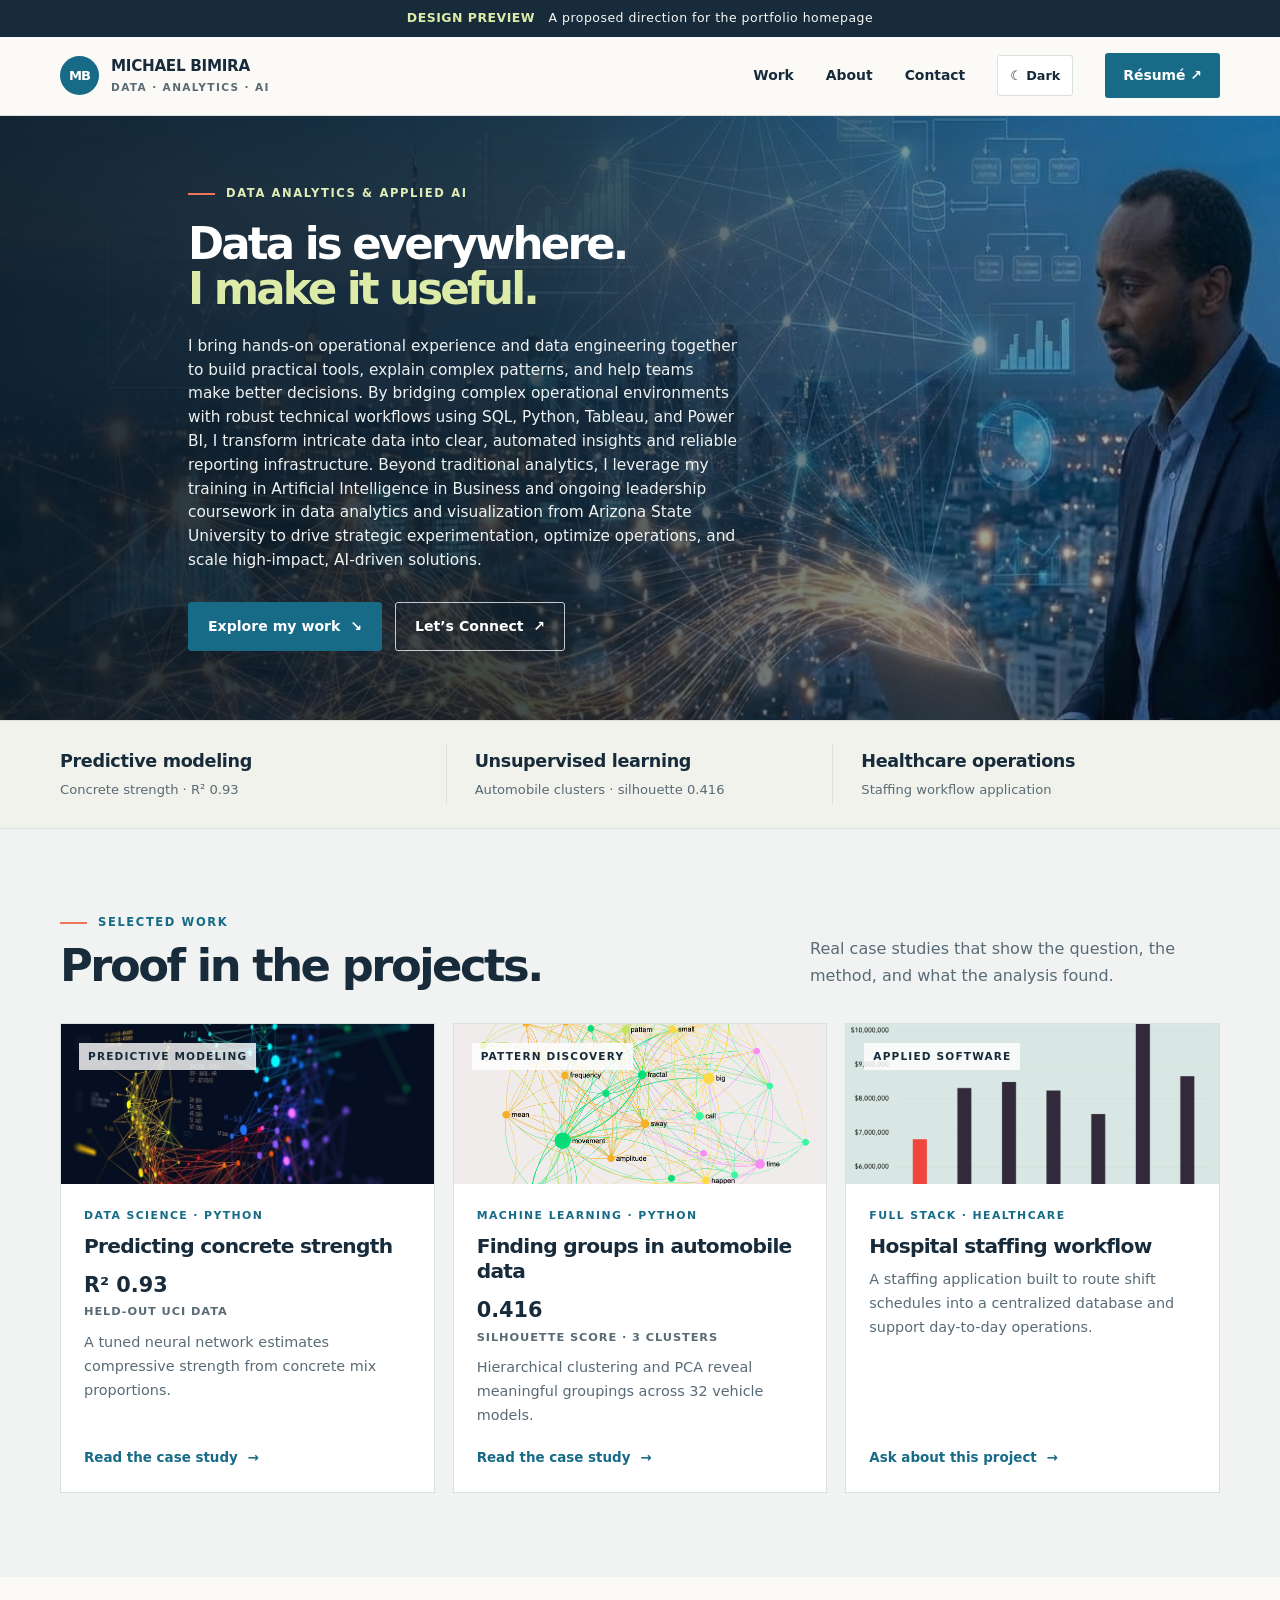
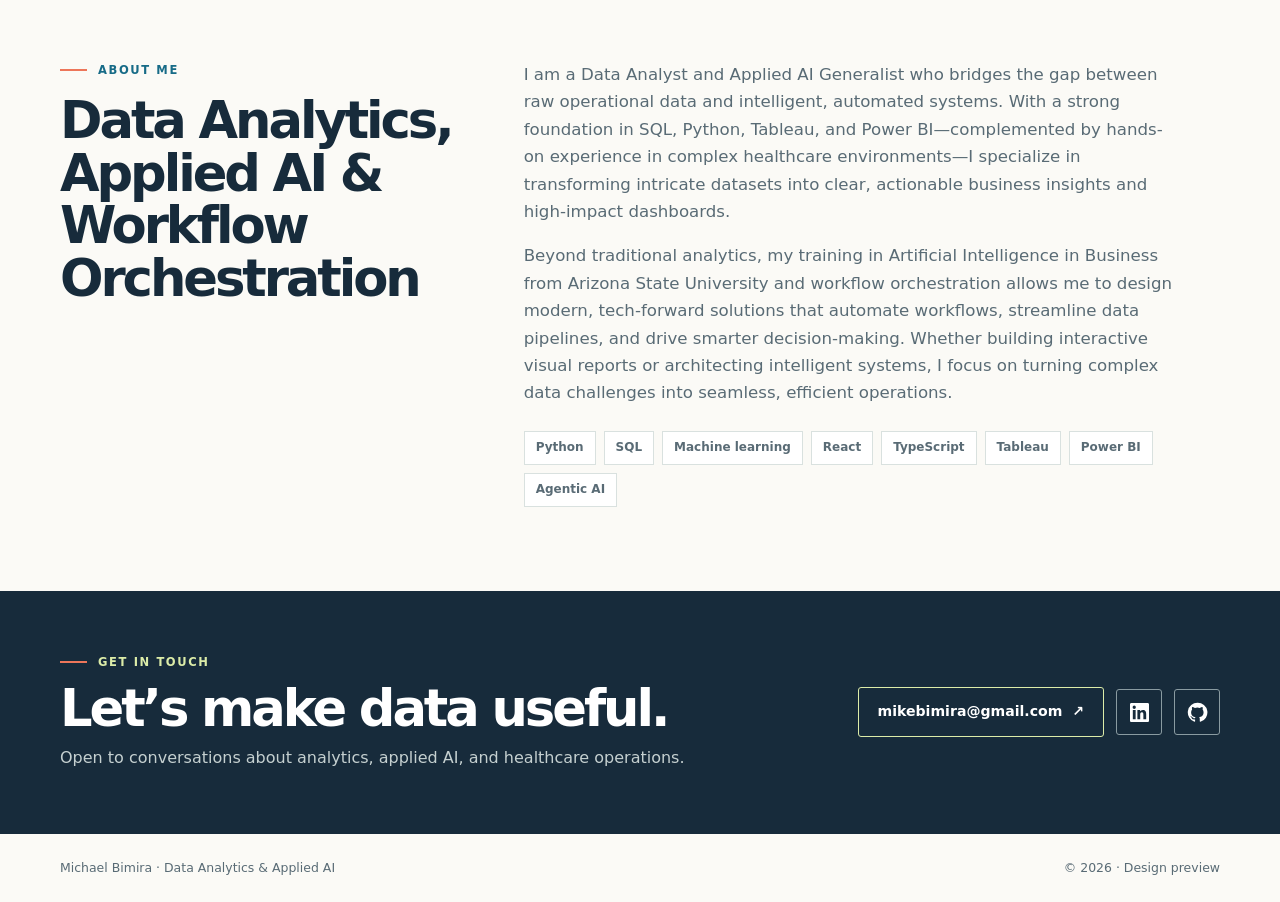
<file: site/redesign-preview.html>
<!doctype html>
<html lang="en">
<head>
  <meta charset="utf-8">
  <meta name="viewport" content="width=device-width, initial-scale=1">
  <meta name="description" content="Preview of a refreshed Michael Bimira data and AI portfolio.">
  <title>Design Preview — Michael Bimira</title>
  <link rel="stylesheet" href="css/contact-dialog.css">
  <style>
    :root{color-scheme:light;--ink:#172b3b;--blue:#176b87;--blue-dark:#0e4e67;--paper:#fbfaf6;--white:#fff;--muted:#596b75;--line:#d9e1df;--lime:#dceca8;--coral:#ed765a;--soft:#f1f2eb;--projects:#f0f3f1;--art:#d9e8e4;--art-warm:#efe2d2;--art-cool:#e0e7eb;--max:1160px}
    [data-theme="dark"]{color-scheme:dark;--ink:#ecf2f0;--blue:#78c8df;--blue-dark:#a0deed;--paper:#111c25;--white:#192833;--muted:#b0c0c4;--line:#334650;--lime:#354632;--coral:#ff9474;--soft:#1a2a33;--projects:#15242d;--art:#263d45;--art-warm:#41342e;--art-cool:#283740}
    *{box-sizing:border-box}html{scroll-behavior:smooth}body{margin:0;background:var(--paper);color:var(--ink);font:16px/1.65 Inter,ui-sans-serif,system-ui,-apple-system,"Segoe UI",sans-serif}a{color:inherit;text-decoration:none}.wrap{width:min(var(--max),calc(100% - 48px));margin:auto}
    .top-note{background:var(--ink);color:#f7f8f4;text-align:center;font-size:.78rem;letter-spacing:.04em;padding:8px 16px}.top-note strong{color:var(--lime);font-weight:650}
    header{background:var(--paper);border-bottom:1px solid var(--line)}.nav{height:78px;display:flex;align-items:center;justify-content:space-between;gap:28px}.wordmark{display:flex;align-items:center;gap:12px;font-size:.95rem;font-weight:800;letter-spacing:-.02em}.mark{display:grid;place-items:center;width:39px;height:39px;background:var(--blue);color:white;font-weight:850;font-size:.82rem;letter-spacing:-.08em;border-radius:50%}.wordmark small{display:block;color:var(--muted);font-size:.66rem;font-weight:650;letter-spacing:.13em;text-transform:uppercase}.links{display:flex;align-items:center;gap:32px;font-weight:600;font-size:.87rem}.links a:hover{color:var(--blue)}.nav-cta{background:var(--blue);color:white;border-radius:3px;padding:11px 18px}.nav-cta:hover{background:var(--blue-dark);color:#fff}.theme-toggle{border:1px solid var(--line);border-radius:3px;background:var(--white);color:var(--ink);padding:9px 12px;font:inherit;font-size:.8rem;font-weight:700;cursor:pointer}.theme-toggle:hover{border-color:var(--blue);color:var(--blue)}
    .hero{padding:84px 0 74px;overflow:hidden}.hero-grid{display:grid;grid-template-columns:1.13fr .87fr;gap:64px;align-items:center}.eyebrow,.section-label{display:flex;align-items:center;gap:11px;color:var(--blue);font-weight:800;letter-spacing:.14em;text-transform:uppercase;font-size:.72rem}.eyebrow:before,.section-label:before{content:"";width:27px;height:2px;background:var(--coral)}h1,h2,h3,p{margin-top:0}h1{font-size:clamp(3.2rem,6.4vw,5.8rem);line-height:.98;letter-spacing:-.065em;margin:19px 0 24px;max-width:720px}h1 em{font-style:normal;color:var(--blue)}.intro{max-width:560px;color:var(--muted);font-size:1.08rem;line-height:1.75}.actions{display:flex;gap:13px;flex-wrap:wrap;margin-top:29px}.button{display:inline-flex;align-items:center;justify-content:center;padding:12px 19px;border:1px solid var(--blue);border-radius:3px;color:var(--blue);font-size:.88rem;font-weight:750}.button.fill{background:var(--blue);color:#fff}.button.fill:hover{background:var(--blue-dark)}.button:hover{background:#eaf1ee}.hero-art{position:relative;min-height:370px;background:var(--lime);padding:35px;display:flex;align-items:flex-end;overflow:hidden}.hero-art:before{content:"";position:absolute;width:320px;height:320px;border:1px solid rgba(23,43,59,.22);border-radius:50%;right:-63px;top:-90px;box-shadow:0 0 0 35px rgba(255,255,255,.18),0 0 0 70px rgba(255,255,255,.15)}.chart{position:absolute;inset:54px 48px 90px;display:flex;align-items:flex-end;gap:12px;border-bottom:1px solid rgba(23,43,59,.3);padding:0 0 0 18px}.chart i{display:block;flex:1;background:var(--blue);opacity:.91;min-height:22%;border-radius:2px 2px 0 0}.chart i:nth-child(1){height:32%}.chart i:nth-child(2){height:48%}.chart i:nth-child(3){height:40%}.chart i:nth-child(4){height:66%}.chart i:nth-child(5){height:57%}.chart i:nth-child(6){height:82%}.chart i:nth-child(7){height:72%}.chart i:nth-child(8){height:100%;background:var(--coral)}.art-caption{z-index:1;background:var(--paper);padding:15px 17px;width:100%;font-size:.83rem;font-weight:750}.art-caption span{display:block;color:var(--muted);font-size:.72rem;font-weight:500}
    .proof{border-top:1px solid var(--line);border-bottom:1px solid var(--line);background:var(--soft)}.proof-row{display:grid;grid-template-columns:repeat(3,1fr);padding:24px 0}.proof-item{padding:2px 28px;border-right:1px solid var(--line)}.proof-item:first-child{padding-left:0}.proof-item:last-child{border:0}.proof-item strong{display:block;font-size:1.1rem;letter-spacing:-.02em}.proof-item span{font-size:.82rem;color:var(--muted)}
    section.block{padding:84px 0}.section-head{display:flex;align-items:flex-end;justify-content:space-between;gap:24px;margin-bottom:34px}.section-head h2{font-size:clamp(2rem,3.5vw,3.1rem);line-height:1.05;letter-spacing:-.055em;margin:10px 0 0}.section-head p{color:var(--muted);max-width:410px;margin:0}.projects{background:var(--projects)}.cards{display:grid;grid-template-columns:repeat(3,1fr);gap:18px}.card{background:var(--white);border:1px solid var(--line);min-height:100%;display:flex;flex-direction:column}.card-visual{height:160px;background:var(--art);position:relative;overflow:hidden;padding:18px}.card-visual.concrete{background:var(--art-warm)}.card-visual.auto{background:var(--art-cool)}.visual-label{display:inline-block;position:relative;z-index:1;background:rgba(255,255,255,.8);padding:5px 9px;text-transform:uppercase;font-weight:800;font-size:.66rem;letter-spacing:.11em}.card-visual .project-artwork{position:absolute;inset:0;width:100%;height:100%;object-fit:cover}.mini-bars{position:absolute;left:22px;right:22px;bottom:20px;height:72px;display:flex;align-items:flex-end;gap:7px}.mini-bars i{flex:1;background:var(--blue);height:35%;border-radius:2px 2px 0 0}.mini-bars i:nth-child(2n){height:65%}.mini-bars i:nth-child(3n){height:92%;background:var(--coral)}.scatter{position:absolute;inset:30px 35px;background:radial-gradient(circle at 20% 68%,var(--blue) 0 4px,transparent 5px),radial-gradient(circle at 34% 41%,var(--coral) 0 4px,transparent 5px),radial-gradient(circle at 52% 63%,var(--blue) 0 4px,transparent 5px),radial-gradient(circle at 64% 25%,var(--coral) 0 4px,transparent 5px),radial-gradient(circle at 82% 42%,var(--blue) 0 4px,transparent 5px),radial-gradient(circle at 45% 80%,var(--blue) 0 4px,transparent 5px);border-bottom:1px solid #9aaab0;border-left:1px solid #9aaab0}.card-body{padding:23px;display:flex;flex:1;flex-direction:column}.tag{font-size:.68rem;color:var(--blue);font-weight:850;letter-spacing:.13em;text-transform:uppercase}.card h3{font-size:1.26rem;line-height:1.25;letter-spacing:-.035em;margin:9px 0}.card p{color:var(--muted);font-size:.9rem;line-height:1.65;margin-bottom:19px}.card a{margin-top:auto;color:var(--blue);font-weight:800;font-size:.84rem}.card a span{padding-left:5px}.metric{font-size:1.3rem;font-weight:850;color:var(--ink);margin:0 0 10px}.metric small{display:block;font-size:.71rem;letter-spacing:.08em;text-transform:uppercase;color:var(--muted);font-weight:700}
    .about-grid{display:grid;grid-template-columns:.72fr 1.28fr;gap:72px;align-items:start}.about-grid h2{font-size:clamp(2.2rem,4vw,3.5rem);letter-spacing:-.06em;line-height:1.03;margin:14px 0}.about-copy{font-size:1.04rem;color:var(--muted);max-width:660px}.skills{display:flex;gap:8px;flex-wrap:wrap;margin-top:24px}.skills span{border:1px solid var(--line);padding:6px 11px;font-size:.75rem;font-weight:700;background:#fff}
    .contact{background:var(--ink);color:white;padding:62px 0}.contact-inner{display:flex;justify-content:space-between;align-items:center;gap:30px}.contact h2{font-size:clamp(2rem,4vw,3.2rem);letter-spacing:-.06em;line-height:1.05;margin:10px 0}.contact p{color:#c5d0d0;margin:0}.contact .section-label{color:var(--lime)}.contact .section-label:before{background:var(--coral)}.contact-links{display:flex;align-items:center;gap:12px;flex-wrap:wrap}.contact .button{color:white;border-color:var(--lime);white-space:nowrap}.contact .button:hover{background:var(--blue)}.social-link{display:grid;place-items:center;width:46px;height:46px;border:1px solid #8a9ba1;border-radius:3px;color:#fff}.social-link:hover{border-color:var(--lime);background:var(--blue)}.social-link svg{width:21px;height:21px;fill:currentColor}.social-link.linkedin svg{width:19px;height:19px}.social-link:focus-visible,.contact .button:focus-visible,.theme-toggle:focus-visible{outline:3px solid var(--coral);outline-offset:3px}footer{padding:24px 0;color:var(--muted);font-size:.78rem}.footer-inner{display:flex;justify-content:space-between;gap:20px}
    @media(max-width:800px){.hero-grid{grid-template-columns:1fr;gap:40px}.hero-art{min-height:300px}.cards{grid-template-columns:1fr 1fr}.card:last-child{grid-column:1/-1}.about-grid{grid-template-columns:1fr;gap:22px}.section-head{align-items:flex-start;flex-direction:column}.links{gap:16px}.links a:nth-child(3){display:none}}
    @media(max-width:560px){.wrap{width:min(100% - 32px,var(--max))}.nav{height:67px}.wordmark{font-size:.84rem}.links{gap:13px;font-size:.78rem}.links a:nth-child(2){display:none}.nav-cta{padding:9px 12px}.hero{padding:61px 0 50px}h1{font-size:3.45rem}.hero-art{min-height:260px;padding:20px}.chart{inset:40px 34px 77px}.proof-row{grid-template-columns:1fr;padding:14px 0}.proof-item,.proof-item:first-child{padding:12px 0;border-right:0;border-bottom:1px solid var(--line)}.proof-item:last-child{border-bottom:0}.proof-item strong{display:inline-block;margin-right:6px}.proof-item span{display:inline}.block{padding:62px 0!important}.cards{grid-template-columns:1fr}.card:last-child{grid-column:auto}.contact-inner{align-items:flex-start;flex-direction:column}.footer-inner{flex-direction:column}}
    .hero{background:linear-gradient(90deg,rgba(10,24,34,.91) 0%,rgba(10,24,34,.78) 47%,rgba(10,24,34,.34) 100%),url("images/hero-mikeai.jpeg") center 48%/cover no-repeat;padding:64px 0;border:0;color:#fff}.hero-grid{display:flex;min-height:610px;align-items:center}.hero-grid>div:first-child{position:relative;z-index:1;max-width:610px}.hero-art{display:none}.hero .eyebrow{color:#e1edb6}.hero h1{font-size:clamp(2.8rem,5vw,4.6rem);color:#fff}.hero h1 em{color:#dceca8}.hero .intro{color:#edf1f1}.hero .button:not(.fill){color:#fff;border-color:rgba(255,255,255,.75)}
    @media(max-width:800px){.hero{background-position:58% center}.hero-grid{min-height:620px}.hero-grid>div:first-child{max-width:560px}}
    @media(max-width:560px){.hero{background-image:linear-gradient(90deg,rgba(10,24,34,.88),rgba(10,24,34,.66)),url("images/hero-mikeai.jpeg");background-position:60% center;padding:52px 0}.hero-grid{min-height:640px}.hero h1{font-size:clamp(2.55rem,12vw,3.35rem)}}
    .hero{background:#0a1822;padding:64px 0;color:#fff}.hero-grid{display:grid;grid-template-columns:minmax(0,.85fr) minmax(0,1.15fr);gap:30px;min-height:610px;align-items:center}.hero-grid>div:first-child{max-width:610px}.hero h1{font-size:clamp(2.8rem,4vw,3.7rem)}.hero-photo{display:flex;align-items:center;justify-content:center;height:min(500px,60vh);min-height:380px;overflow:hidden}.hero-photo img{display:block;width:100%;height:100%;max-width:none;max-height:none;object-fit:cover;object-position:84% 38%}.hero-art{display:none}
    @media(max-width:800px){.hero-grid{grid-template-columns:1fr;min-height:0;gap:36px}.hero-grid>div:first-child{max-width:650px}.hero-photo{height:58vh;min-height:380px}.hero-photo img{object-position:84% 38%}}
    @media(max-width:560px){.hero{padding:52px 0}.hero-photo{height:54vh;min-height:320px}}
    .hero-photo{height:auto;min-height:0;overflow:visible}.hero-photo img{width:100%;height:auto;max-width:100%;max-height:none;object-fit:contain;object-position:center}
    @media(max-width:800px){.hero-photo{height:auto;min-height:0}.hero-photo img{width:100%;max-height:none}}
    .hero{position:relative;background:linear-gradient(90deg,rgba(10,24,34,.9) 0%,rgba(10,24,34,.76) 42%,rgba(10,24,34,.16) 100%),url("images/hero-mikeai.jpeg") center 23%/cover no-repeat;padding:42px 0;color:#fff}.hero-grid{display:flex;min-height:520px;align-items:center}.hero-grid>div:first-child{max-width:550px;margin-left:clamp(0px,10vw,210px)}.hero h1{font-size:clamp(2.7rem,3.4vw,3.8rem);line-height:1.02}.hero .intro{font-size:.96rem;line-height:1.55}.hero-photo{display:none}
    @media(max-width:800px){.hero{background-position:62% 23%}.hero-grid{min-height:560px}.hero-grid>div:first-child{margin-left:0;max-width:590px}}
    @media(max-width:560px){.hero{background-image:linear-gradient(90deg,rgba(10,24,34,.9),rgba(10,24,34,.65)),url("images/hero-mikeai.jpeg");background-position:68% 23%;padding:42px 0}.hero-grid{min-height:600px}.hero h1{font-size:clamp(2.7rem,11vw,3.5rem)}}
  </style>
</head>
<body>
  <div class="top-note"><strong>DESIGN PREVIEW</strong> &nbsp; A proposed direction for the portfolio homepage</div>
  <header><div class="wrap nav">
    <a class="wordmark" href="#top"><span class="mark">MB</span><span>MICHAEL BIMIRA<small>Data · Analytics · AI</small></span></a>
    <nav class="links" aria-label="Main navigation"><a href="#work">Work</a><a href="#about">About</a><a href="#contact">Contact</a><button class="theme-toggle" id="theme-toggle" type="button" aria-label="Switch to dark theme" title="Switch to dark theme">☾ <span>Dark</span></button><a class="nav-cta" href="resume.html">Résumé ↗</a></nav>
  </div></header>
  <main id="top">
    <section class="hero"><div class="wrap hero-grid">
      <div><div class="eyebrow">Data analytics &amp; applied AI</div><h1>Data is everywhere.<br><em>I make it useful.</em></h1><p class="intro">I bring hands-on operational experience and data engineering together to build practical tools, explain complex patterns, and help teams make better decisions. By bridging complex operational environments with robust technical workflows using SQL, Python, Tableau, and Power BI, I transform intricate data into clear, automated insights and reliable reporting infrastructure. Beyond traditional analytics, I leverage my training in Artificial Intelligence in Business and ongoing leadership coursework in data analytics and visualization from Arizona State University to drive strategic experimentation, optimize operations, and scale high-impact, AI-driven solutions.</p><div class="actions"><a class="button fill" href="#work">Explore my work&nbsp; ↘</a><button class="button" type="button" data-open-contact>Let’s Connect&nbsp; ↗</button></div></div>
      
    </div></section>
    <div class="proof"><div class="wrap proof-row"><div class="proof-item"><strong>Predictive modeling</strong><span>Concrete strength · R² 0.93</span></div><div class="proof-item"><strong>Unsupervised learning</strong><span>Automobile clusters · silhouette 0.416</span></div><div class="proof-item"><strong>Healthcare operations</strong><span>Staffing workflow application</span></div></div></div>
    <section class="block projects" id="work"><div class="wrap"><div class="section-head"><div><div class="section-label">Selected work</div><h2>Proof in the projects.</h2></div><p>Real case studies that show the question, the method, and what the analysis found.</p></div>
      <div class="cards">
        <article class="card"><div class="card-visual concrete"><span class="visual-label">Predictive modeling</span><img class="project-artwork" src="images/predictive-model.jpg" alt="Abstract network of connected data points"></div><div class="card-body"><span class="tag">Data science · Python</span><h3>Predicting concrete strength</h3><div class="metric">R² 0.93 <small>Held-out UCI data</small></div><p>A tuned neural network estimates compressive strength from concrete mix proportions.</p><a href="projects/concrete-strength/index.html">Read the case study <span>→</span></a></div></article>
        <article class="card"><div class="card-visual auto"><span class="visual-label">Pattern discovery</span><img class="project-artwork" src="images/pattern-discovery.png" alt="Keyword network showing related pattern discovery terms"></div><div class="card-body"><span class="tag">Machine learning · Python</span><h3>Finding groups in automobile data</h3><div class="metric">0.416 <small>Silhouette score · 3 clusters</small></div><p>Hierarchical clustering and PCA reveal meaningful groupings across 32 vehicle models.</p><a href="projects/automobile-clustering/index.html">Read the case study <span>→</span></a></div></article>
        <article class="card"><div class="card-visual"><span class="visual-label">Applied software</span><img class="project-artwork" src="images/applied-software.webp" alt="Bar chart comparing city figures from seven locations"></div><div class="card-body"><span class="tag">Full stack · Healthcare</span><h3>Hospital staffing workflow</h3><p>A staffing application built to route shift schedules into a centralized database and support day-to-day operations.</p><a href="mailto:mikebimira@gmail.com?subject=Hospital%20staffing%20app">Ask about this project <span>→</span></a></div></article>
      </div>
    </div></section>
    <section class="block" id="about"><div class="wrap about-grid"><div><div class="section-label">About Me</div><h2>Data Analytics, Applied AI &amp; Workflow Orchestration</h2></div><div class="about-copy"><p>I am a Data Analyst and Applied AI Generalist who bridges the gap between raw operational data and intelligent, automated systems. With a strong foundation in SQL, Python, Tableau, and Power BI—complemented by hands-on experience in complex healthcare environments—I specialize in transforming intricate datasets into clear, actionable business insights and high-impact dashboards.</p><p>Beyond traditional analytics, my training in Artificial Intelligence in Business from Arizona State University and workflow orchestration allows me to design modern, tech-forward solutions that automate workflows, streamline data pipelines, and drive smarter decision-making. Whether building interactive visual reports or architecting intelligent systems, I focus on turning complex data challenges into seamless, efficient operations.</p><div class="skills"><span>Python</span><span>SQL</span><span>Machine learning</span><span>React</span><span>TypeScript</span><span>Tableau</span><span>Power BI</span><span>Agentic AI</span></div></div></div></section>
    <section class="contact" id="contact"><div class="wrap contact-inner"><div><div class="section-label">Get in touch</div><h2>Let’s make data useful.</h2><p>Open to conversations about analytics, applied AI, and healthcare operations.</p></div><div class="contact-links"><a class="button" href="mailto:mikebimira@gmail.com">mikebimira@gmail.com&nbsp; ↗</a><a class="social-link linkedin" href="https://linkedin.com/in/michael-bimira-77779a372" target="_blank" rel="noopener noreferrer" aria-label="Michael Bimira on LinkedIn" title="LinkedIn"><svg viewBox="0 0 24 24" aria-hidden="true"><path d="M20.45 20.45h-3.56v-5.57c0-1.33-.03-3.04-1.85-3.04-1.85 0-2.13 1.44-2.13 2.94v5.67H9.35V8.99h3.42v1.56h.05c.48-.9 1.64-1.85 3.37-1.85 3.6 0 4.26 2.37 4.26 5.45v6.3ZM5.34 7.43a2.06 2.06 0 1 1 0-4.12 2.06 2.06 0 0 1 0 4.12Zm1.78 13.02H3.56V8.99h3.56v11.46ZM22.22 0H1.77C.79 0 0 .77 0 1.72v20.56C0 23.23.79 24 1.77 24h20.45c.98 0 1.78-.77 1.78-1.72V1.72C24 .77 23.2 0 22.22 0Z"/></svg></a><a class="social-link" href="https://github.com/mbimira" target="_blank" rel="noopener noreferrer" aria-label="Michael Bimira on GitHub" title="GitHub"><svg viewBox="0 0 24 24" aria-hidden="true"><path d="M12 .9a11.1 11.1 0 0 0-3.51 21.63c.56.1.76-.24.76-.54v-2.1c-3.1.68-3.76-1.32-3.76-1.32-.5-1.3-1.23-1.65-1.23-1.65-1.01-.69.08-.68.08-.68 1.12.08 1.71 1.14 1.71 1.14 1 .1.99 1.58 3.05 1.2.1-.72.39-1.2.7-1.48-2.48-.28-5.08-1.24-5.08-5.5 0-1.22.44-2.21 1.15-2.99-.12-.28-.5-1.42.11-2.96 0 0 .94-.3 3.06 1.14a10.62 10.62 0 0 1 5.57 0c2.13-1.44 3.06-1.14 3.06-1.14.61 1.54.23 2.68.12 2.96.71.78 1.14 1.77 1.14 2.99 0 4.27-2.6 5.21-5.09 5.49.4.34.75 1 .75 2.02v3c0 .3.2.65.77.54A11.1 11.1 0 0 0 12 .9Z"/></svg></a></div></div></section>
  <dialog class="contact-dialog" id="contact-dialog" aria-labelledby="contact-dialog-title">
    <form id="contact-form">
      <div class="dialog-heading">
        <div><div class="section-label">Get in touch</div><h2 id="contact-dialog-title">Send me a message</h2></div>
        <button class="dialog-close" type="button" data-close-contact aria-label="Close contact form">×</button>
      </div>
      <label>Name<input name="name" type="text" autocomplete="name" maxlength="100" required></label>
      <label>Email<input name="email" type="email" autocomplete="email" maxlength="254" required></label>
      <label>Message<textarea name="message" maxlength="3000" required></textarea></label>
      <div class="contact-honeypot" aria-hidden="true"><label>Leave this field empty<input name="website" type="text" tabindex="-1" autocomplete="off"></label></div>
      <div class="dialog-actions"><button class="button fill" type="submit">Send message&nbsp; ↗</button><button class="button" type="button" data-close-contact>Cancel</button></div>
      <p class="form-status" role="status" aria-live="polite"></p>
    </form>
  </dialog>
  </main>
  <footer><div class="wrap footer-inner"><span>Michael Bimira · Data Analytics &amp; Applied AI</span><span>© 2026 · Design preview</span></div></footer>
  <script>
    (()=>{const key='bimira-preview-theme',button=document.getElementById('theme-toggle'),root=document.documentElement;function apply(theme){root.dataset.theme=theme;button.innerHTML=theme==='dark'?'☼ <span>Light</span>':'☾ <span>Dark</span>';button.setAttribute('aria-label',`Switch to ${theme==='dark'?'light':'dark'} theme`);button.title=`Switch to ${theme==='dark'?'light':'dark'} theme`}let saved;try{saved=localStorage.getItem(key)}catch{}apply(saved==='dark'?'dark':'light');button.addEventListener('click',()=>{const theme=root.dataset.theme==='dark'?'light':'dark';apply(theme);try{localStorage.setItem(key,theme)}catch{}})})();
  </script>
  <script src="js/n8n-contact.js"></script>
</body>
</html>
</file>
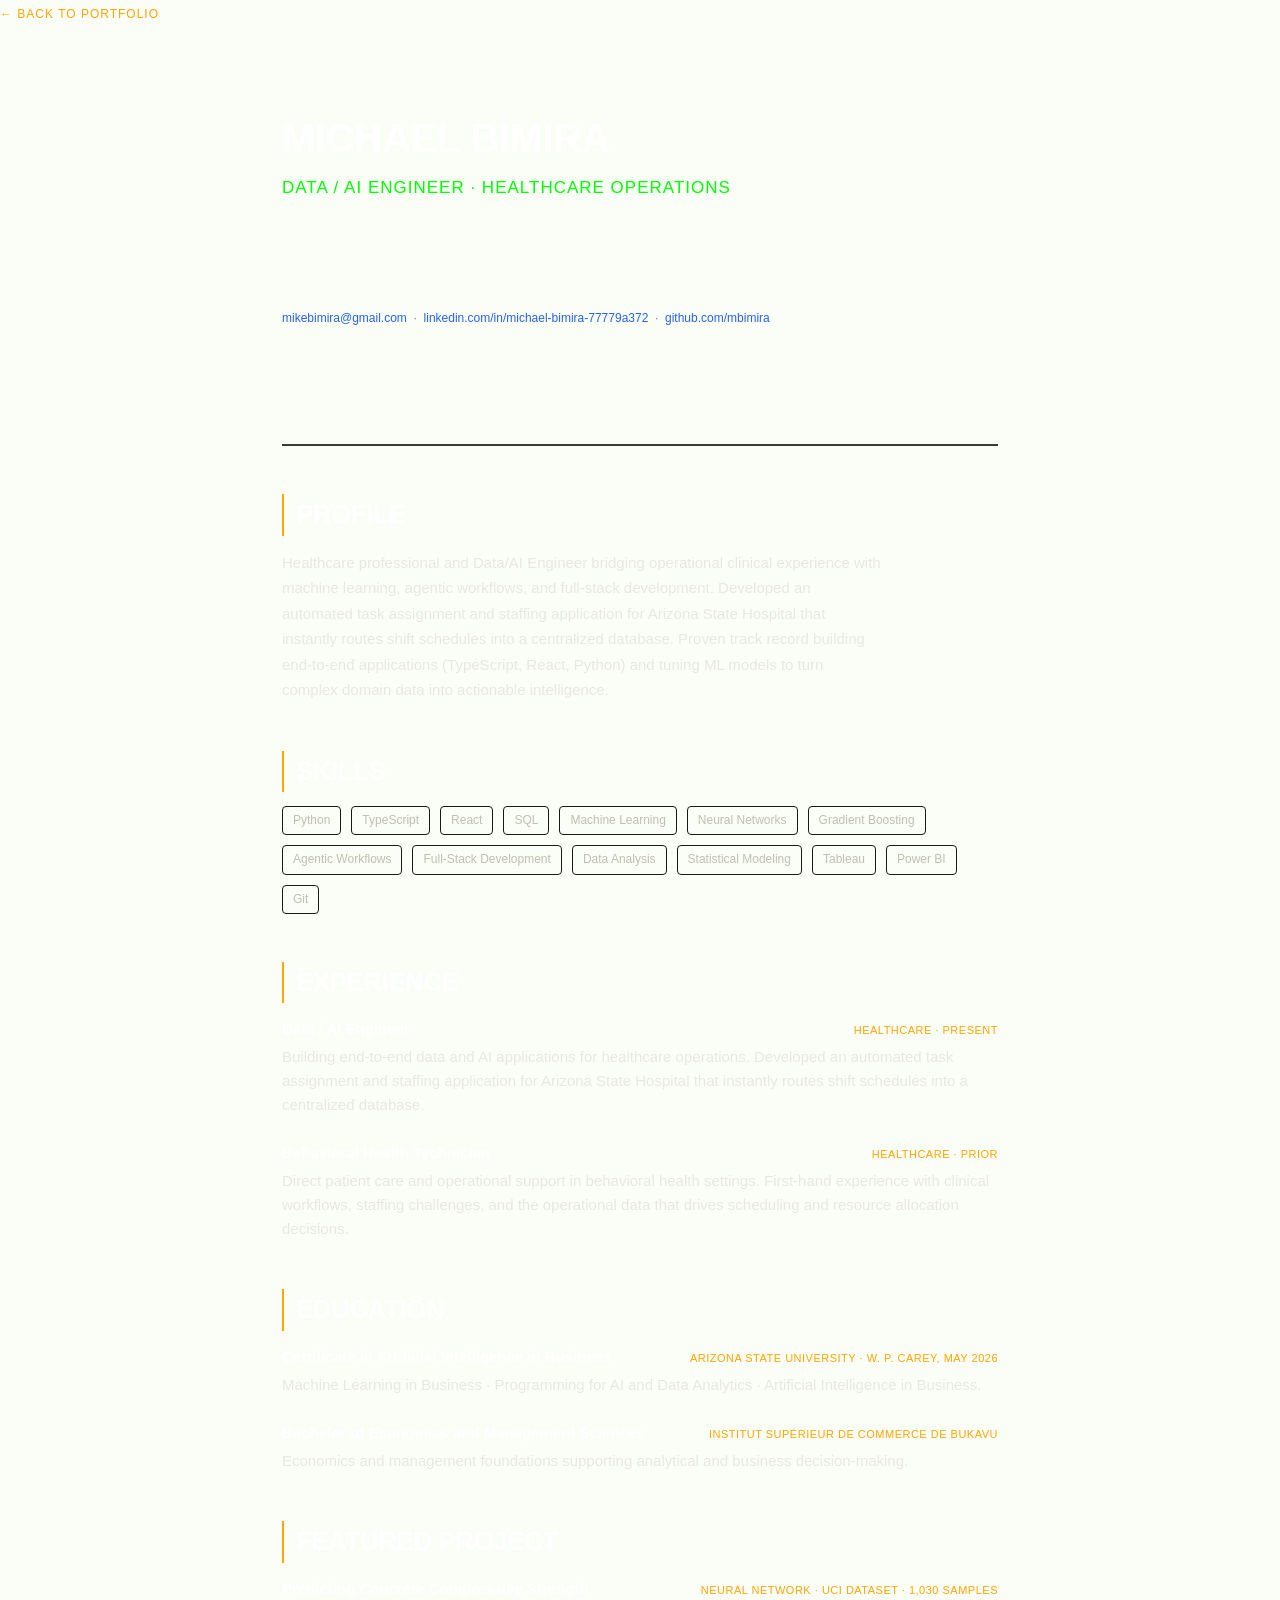
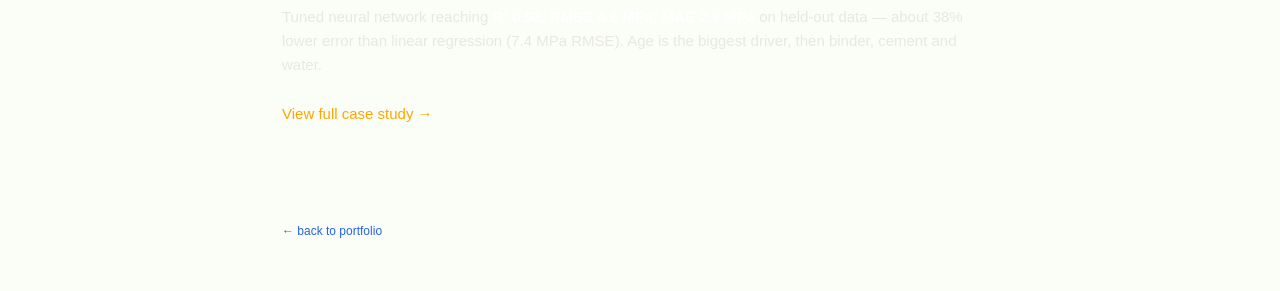
<file: site/resume.html>
<!DOCTYPE html>
<html lang="en">
<head>
  <meta charset="utf-8">
  <meta name="viewport" content="width=device-width, initial-scale=1">
  <meta name="description" content="Michael Bimira — Resume. Data Analytics &amp; Applied AI Engineer with healthcare operations background.">
  <title>Michael Bimira — Resume</title>
  <link rel="icon" type="image/svg+xml" href="favicon.svg">
  <link rel="stylesheet" href="css/style.css">
  <style>
    /* Resume page additions on top of the CRT theme */
    .project-nav { margin-bottom: 32px; }
    .project-nav a { color: #ffa500; text-decoration: none; font-size: 12px; text-transform: uppercase; letter-spacing: 1px; }
    .project-nav a:hover { color: #fff; }
    .project-nav .sep { color: #5a5a40; margin: 0 6px; }

    .resume-wrap { max-width: 780px; margin: 0 auto; padding: 48px 32px; }
    .resume-head { margin-bottom: 48px; border-bottom: 2px solid #3a3a30; padding-bottom: 16px; }
    .resume-head h1 { color: #fff; font-size: clamp(28px, 4vw, 40px); text-transform: uppercase; letter-spacing: -0.5px; margin-bottom: 4px; }
    .resume-head .role { color: #0f0; font-size: clamp(14px, 1.8vw, 17px); text-transform: uppercase; letter-spacing: 1px; }
    .resume-head .contact { color: #8a8a70; font-size: 12px; margin-top: 8px; }

    .section { margin-bottom: 48px; }
    .section h2 { color: #fff; font-size: clamp(20px, 3vw, 26px); text-transform: uppercase; letter-spacing: -0.5px; margin-bottom: 14px; border-left: 2px solid #ffa500; padding-left: 12px; }
    .section p { color: #e8e8e0; font-size: clamp(13px, 1.4vw, 15px); line-height: 1.7; margin-bottom: 10px; max-width: 72ch; }
    .section strong { color: #fff; }

    .entry { margin-bottom: 24px; }
    .entry-head { display: flex; justify-content: space-between; align-items: baseline; margin-bottom: 4px; }
    .entry-title { color: #fff; font-weight: bold; font-size: clamp(13px, 1.4vw, 15px); }
    .entry-date { color: #ffa500; font-size: 11px; text-transform: uppercase; letter-spacing: 0.5px; }
    .entry-body { color: #e8e8e0; font-size: clamp(13px, 1.4vw, 15px); line-height: 1.6; }

    ul.skills { list-style: none; padding: 0; margin: 0; display: flex; flex-wrap: wrap; gap: 10px; }
    ul.skills li { color: #c0c0b0; font-size: 12px; border: 1px solid #1a1a12; padding: 4px 10px; border-radius: 4px; }

    .back-link { color: #c0c0b0; font-size: 12px; text-decoration: none; margin-top: 48px; display: inline-block; }
    .back-link:hover { color: #fff; }

    @media (max-width: 640px) {
      .resume-wrap { padding: 32px 20px; }
    }
  </style>
</head>
<body>

  <div class="project-nav">
    <a href="index.html">&larr; back to portfolio</a>
  </div>

  <div class="resume-wrap">
    <div class="resume-head">
      <h1>michael bimira</h1>
      <div class="role">Data / AI Engineer · Healthcare Operations</div>
      <div class="contact">
        <a href="mailto:mikebimira@gmail.com">mikebimira@gmail.com</a> &nbsp;·&nbsp;
        <a href="https://linkedin.com/in/michael-bimira-77779a372" target="_blank" rel="noopener">linkedin.com/in/michael-bimira-77779a372</a> &nbsp;·&nbsp;
        <a href="https://github.com/mbimira" target="_blank" rel="noopener">github.com/mbimira</a>
      </div>
    </div>

    <div class="section">
      <h2>profile</h2>
      <p>Healthcare professional and Data/AI Engineer bridging operational clinical experience with machine learning, agentic workflows, and full-stack development. Developed an automated task assignment and staffing application for Arizona State Hospital that instantly routes shift schedules into a centralized database. Proven track record building end-to-end applications (TypeScript, React, Python) and tuning ML models to turn complex domain data into actionable intelligence.</p>
    </div>

    <div class="section">
      <h2>skills</h2>
      <ul class="skills">
        <li>Python</li><li>TypeScript</li><li>React</li><li>SQL</li><li>Machine Learning</li><li>Neural Networks</li><li>Gradient Boosting</li><li>Agentic Workflows</li><li>Full-Stack Development</li><li>Data Analysis</li><li>Statistical Modeling</li><li>Tableau</li><li>Power BI</li><li>Git</li>
      </ul>
    </div>

    <div class="section">
      <h2>experience</h2>
      <div class="entry">
        <div class="entry-head">
          <span class="entry-title">Data / AI Engineer</span>
          <span class="entry-date">healthcare · present</span>
        </div>
        <div class="entry-body">Building end-to-end data and AI applications for healthcare operations. Developed an automated task assignment and staffing application for Arizona State Hospital that instantly routes shift schedules into a centralized database.</div>
      </div>
      <div class="entry">
        <div class="entry-head">
          <span class="entry-title">Behavioral Health Technician</span>
          <span class="entry-date">healthcare · prior</span>
        </div>
        <div class="entry-body">Direct patient care and operational support in behavioral health settings. First-hand experience with clinical workflows, staffing challenges, and the operational data that drives scheduling and resource allocation decisions.</div>
      </div>
    </div>

    <div class="section">
      <h2>education</h2>
      <div class="entry">
        <div class="entry-head">
          <span class="entry-title">Certificate in Artificial Intelligence in Business</span>
          <span class="entry-date">Arizona State University · W. P. Carey, May 2026</span>
        </div>
        <div class="entry-body">Machine Learning in Business · Programming for AI and Data Analytics · Artificial Intelligence in Business.</div>
      </div>
      <div class="entry">
        <div class="entry-head">
          <span class="entry-title">Bachelor of Economics and Management Sciences</span>
          <span class="entry-date">Institut Supérieur de Commerce de Bukavu</span>
        </div>
        <div class="entry-body">Economics and management foundations supporting analytical and business decision-making.</div>
      </div>
    </div>

    <div class="section">
      <h2>featured project</h2>
      <div class="entry">
        <div class="entry-head">
          <span class="entry-title">Predicting Concrete Compressive Strength</span>
          <span class="entry-date">neural network · UCI dataset · 1,030 samples</span>
        </div>
        <div class="entry-body">Tuned neural network reaching <strong>R² 0.93, RMSE 4.6 MPa, MAE 2.9 MPa</strong> on held-out data — about 38% lower error than linear regression (7.4 MPa RMSE). Age is the biggest driver, then binder, cement and water.</div>
      </div>
      <p><a href="projects/concrete-strength/index.html" style="color:#ffa500;">View full case study →</a></p>
    </div>

    <p class="back-link"><a href="index.html">&larr; back to portfolio</a></p>
  </div>

</body>
</html>
</file>
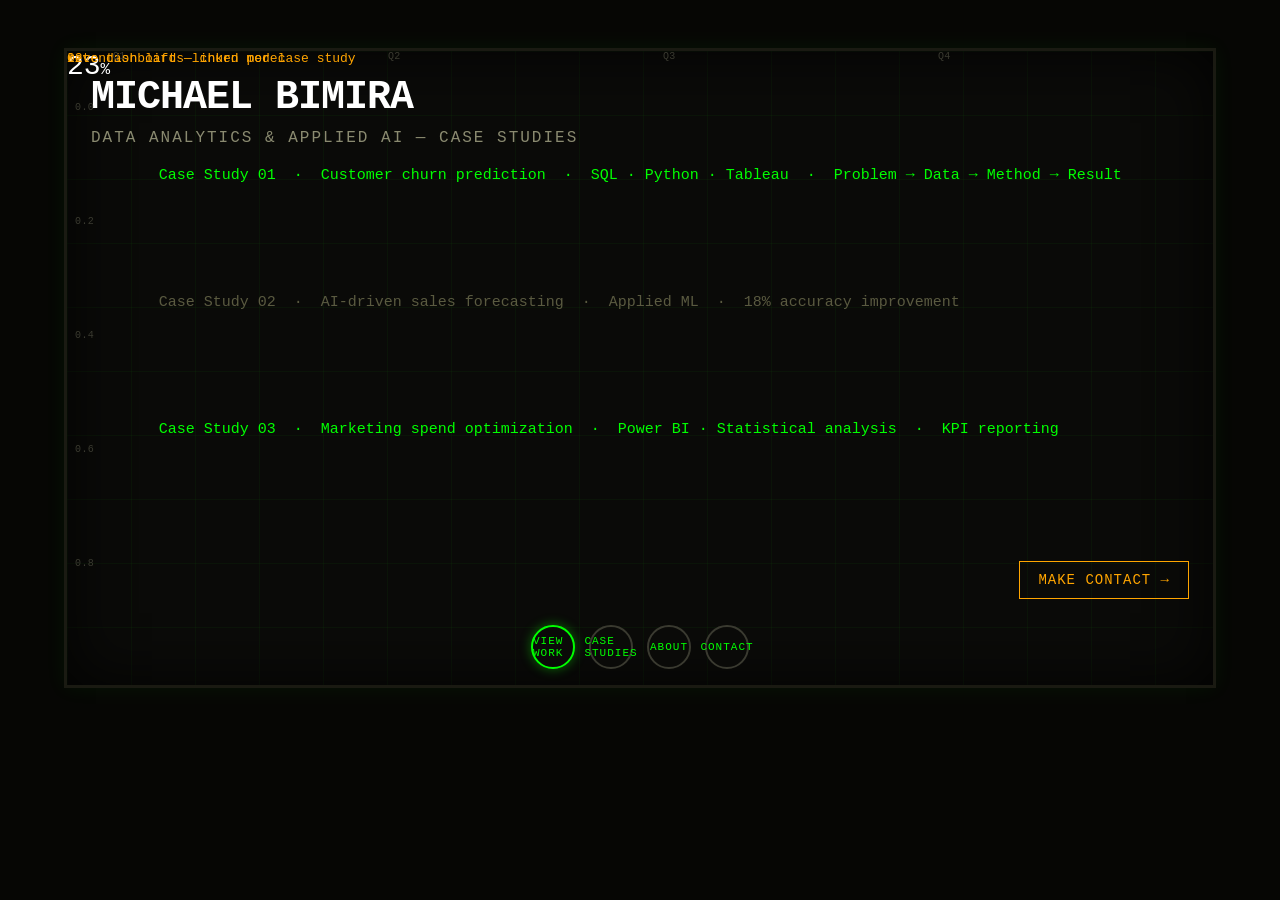
<file: .impeccable/mocks/decision/challenger-scientific-notation-oscilloscope-signal-bench.html>
<!DOCTYPE html>
<html lang="en">
<meta charset="utf-8">
<meta name="viewport" content="width=device-width, initial-scale=1">
<title>Michael Bimira — Data &amp; Applied AI Portfolio</title>
<style>
  * { box-sizing: border-box; margin: 0; padding: 0; }
  html, body { height: 100%; background: #060604; color: #0f0; font-family: 'Courier New', Courier, monospace; overflow: hidden; }
  body { padding: 48px 64px; }
  .crt {
    position: relative;
    border: 3px solid #1a1a12;
    box-shadow: inset 0 0 60px rgba(0,0,0,0.8), 0 0 20px rgba(15,255,0,0.06);
    max-width: 1280px;
    margin: 0 auto;
    min-height: 640px;
    background: #0a0a08;
    background-image:
      linear-gradient(rgba(15,255,0,0.04) 1px, transparent 1px),
      linear-gradient(90deg, rgba(15,255,0,0.04) 1px, transparent 1px);
    background-size: 64px 64px;
  }
  .graticule-label { position: absolute; left: 8px; font-size: 10px; color: #3a3a30; letter-spacing: 0.4px; }
  .gl-y0 { top: 8%; } .gl-y1 { top: 26%; } .gl-y2 { top: 44%; } .gl-y3 { top: 62%; } .gl-y4 { top: 80%; }
  .gl-x0 { left: 4%; } .gl-x1 { left: 28%; } .gl-x2 { left: 52%; } .gl-x3 { left: 76%; }
  .knob-row { position: absolute; bottom: 16px; left: 50%; transform: translateX(-50%); display: flex; gap: 14px; }
  .knob { width: 44px; height: 44px; border: 2px solid #3a3a30; border-radius: 50%; background: #0a0a08; color: #0f0; font-size: 11px; text-transform: uppercase; letter-spacing: 1px; display: flex; align-items: center; justify-content: center; cursor: default; }
  .knob.active { border-color: #0f0; box-shadow: 0 0 12px rgba(15,255,0,0.4); }
  .panel { position: absolute; }
  .panel-title { position: absolute; top: 24px; left: 24px; font-size: 40px; font-weight: bold; letter-spacing: -1px; color: #fff; text-transform: uppercase; }
  .panel-sub { position: absolute; top: 78px; left: 24px; font-size: 16px; color: #8a8a70; text-transform: uppercase; letter-spacing: 2px; }
  .trace { position: absolute; font-size: 15px; line-height: 1.4; color: #0f0; white-space: nowrap; }
  .trace.channel-2 { color: #5a5a40; }
  .readout { position: absolute; font-size: 13px; color: #ffa500; font-variant-numeric: tabular-nums; }
  .readout.big { font-size: 28px; color: #fff; }
  .action { position: absolute; bottom: 96px; right: 24px; }
  .action a { color: #ffa500; text-decoration: none; border: 1px solid #ffa500; padding: 10px 18px; font-size: 14px; text-transform: uppercase; letter-spacing: 1px; }
  .action a:hover { background: #ffa500; color: #060604; }
  .signal-1 { top: 18%; left: 8%; width: 60%; }
  .signal-2 { top: 38%; left: 8%; width: 55%; color: #5a5a40; }
  .signal-3 { top: 58%; left: 8%; width: 65%; }
  .readout-kpis { top: 24px; right: 24px; text-align: right; }
  .readout-case { top: 140px; right: 24px; text-align: right; color: #8a8a70; }
</style>
<body>
  <div class="crt">
    <div class="panel-title">michael bimira</div>
    <div class="panel-sub">data analytics &amp; applied ai — case studies</div>
    <div class="readout-kpis">
      <div class="readout big">23<span style="font-size:16px;">%</span></div>
      <div class="readout">retention lift — churn model</div>
    </div>
    <div class="readout-case">
      <div class="readout">02</div>
      <div class="readout">live dashboards linked per case study</div>
    </div>
    <div class="trace signal-1">Case Study 01 &nbsp;·&nbsp; Customer churn prediction &nbsp;·&nbsp; SQL · Python · Tableau &nbsp;·&nbsp; Problem → Data → Method → Result</div>
    <div class="trace channel-2 signal-2">Case Study 02 &nbsp;·&nbsp; AI-driven sales forecasting &nbsp;·&nbsp; Applied ML &nbsp;·&nbsp; 18% accuracy improvement</div>
    <div class="trace signal-3">Case Study 03 &nbsp;·&nbsp; Marketing spend optimization &nbsp;·&nbsp; Power BI · Statistical analysis &nbsp;·&nbsp; KPI reporting</div>
    <div class="graticule-label gl-y0">0.0</div>
    <div class="graticule-label gl-y1">0.2</div>
    <div class="graticule-label gl-y2">0.4</div>
    <div class="graticule-label gl-y3">0.6</div>
    <div class="graticule-label gl-y4">0.8</div>
    <div class="graticule-label gl-x0">Q1</div>
    <div class="graticule-label gl-x1">Q2</div>
    <div class="graticule-label gl-x2">Q3</div>
    <div class="graticule-label gl-x3">Q4</div>
    <div class="knob-row">
      <div class="knob active">view work</div>
      <div class="knob">case studies</div>
      <div class="knob">about</div>
      <div class="knob">contact</div>
    </div>
    <div class="action"><a href="mailto:hello@example.com">make contact &rarr;</a></div>
  </div>
</body>
</html>
</file>
<file: site/css/contact-dialog.css>
.contact-dialog {
  width: min(560px, calc(100% - 32px));
  max-height: min(90vh, 820px);
  padding: 0;
  border: 1px solid var(--line);
  background: var(--paper);
  color: var(--ink);
}

.contact-dialog::backdrop { background: rgba(5, 16, 24, .76); }
.contact-dialog form { padding: 28px; }
.contact-dialog .dialog-heading { display: flex; align-items: flex-start; gap: 12px; justify-content: space-between; }
.contact-dialog h2 { margin: 8px 0 20px; font-size: 1.7rem; line-height: 1.15; }
.contact-dialog label { display: grid; gap: 6px; margin: 0 0 15px; font-size: .84rem; font-weight: 700; }
.contact-dialog input,
.contact-dialog textarea {
  width: 100%;
  border: 1px solid var(--line);
  border-radius: 3px;
  padding: 11px 12px;
  background: var(--white);
  color: var(--ink);
  font: inherit;
  font-size: .95rem;
}
.contact-dialog textarea { min-height: 130px; resize: vertical; }
.contact-dialog input:focus,
.contact-dialog textarea:focus { outline: 2px solid var(--blue); outline-offset: 1px; }
.contact-dialog .dialog-actions { display: flex; align-items: center; gap: 10px; flex-wrap: wrap; margin-top: 18px; }
.contact-dialog button.button { font-family: inherit; line-height: 1.5; cursor: pointer; background: transparent; }
.contact-dialog button.button.fill { background: var(--blue); color: #fff; }
.hero button.button { font-family: inherit; cursor: pointer; background: transparent; }
.contact-dialog button.button:disabled { opacity: .65; cursor: wait; }
.contact-dialog .dialog-close { margin-left: auto; border: 0; background: transparent; color: var(--muted); font: inherit; font-size: 1.5rem; cursor: pointer; }
.contact-dialog .form-status { min-height: 1.5em; margin: 8px 0 0; color: var(--muted); font-size: .87rem; }
.contact-dialog .form-status[data-state="error"] { color: #c44735; }
.contact-dialog .form-status[data-state="success"] { color: #288250; }
.contact-dialog .contact-honeypot { position: absolute; left: -10000px; width: 1px; height: 1px; overflow: hidden; }
@media (max-width: 560px) { .contact-dialog form { padding: 22px; } }
</file>
<file: site/css/style.css>
/* Bimira The Analyst — Design System v2
   Light, clean, professional theme with dark mode support.
   Palette: White/cream ground, deep navy text, blue accent, slate secondary.
*/

* { box-sizing: border-box; margin: 0; padding: 0; }

html { scroll-behavior: smooth; }

/* ── Theme Tokens ── */
:root {
  --color-bg: #fbfdf7;
  --color-bg-alt: #f0f4f8;
  --color-surface: #ffffff;
  --color-text: #1a1a2e;
  --color-text-muted: #6b7280;
  --color-text-light: #9ca3af;
  --color-accent: #2563eb;
  --color-accent-hover: #1d4ed8;
  --color-border: #e5e7eb;
  --color-success: #16a34a;
}

[data-theme="dark"] {
  --color-bg: #0f172a;
  --color-bg-alt: #1e293b;
  --color-surface: #1e293b;
  --color-text: #f8fafc;
  --color-text-muted: #94a3b8;
  --color-text-light: #64748b;
  --color-accent: #3b82f6;
  --color-accent-hover: #60a5fa;
  --color-border: #334155;
  --color-success: #4ade80;
}

body {
  background: var(--color-bg);
  color: var(--color-text);
  font-family: -apple-system, BlinkMacSystemFont, 'Segoe UI', Roboto, 'Helvetica Neue', Arial, sans-serif;
  line-height: 1.6;
  overflow-x: hidden;
  transition: background-color 0.3s ease, color 0.3s ease;
}

a { color: var(--color-accent); text-decoration: none; }
a:hover { color: var(--color-accent-hover); }

.container { max-width: 1080px; margin: 0 auto; padding: 0 24px; }

/* ── Theme Toggle ── */
.theme-toggle {
  position: fixed;
  top: 20px;
  right: 20px;
  background: var(--color-surface);
  border: 1px solid var(--color-border);
  border-radius: 50%;
  width: 44px;
  height: 44px;
  display: flex;
  align-items: center;
  justify-content: center;
  cursor: pointer;
  font-size: 1.25rem;
  z-index: 200;
  transition: all 0.2s;
}

.theme-toggle:hover {
  border-color: var(--color-accent);
  transform: rotate(15deg);
}

.theme-icon { font-size: 1.1rem; }
.theme-label { font-size: 0.75rem; font-weight: 600; margin-left: 6px; }

/* ── Header / Navigation ── */
.site-header {
  position: sticky;
  top: 0;
  background: rgba(255, 255, 255, 0.85);
  backdrop-filter: blur(8px);
  border-bottom: 1px solid var(--color-border);
  z-index: 100;
}

[data-theme="dark"] .site-header {
  background: rgba(15, 23, 42, 0.85);
}

.header-inner {
  display: flex;
  align-items: center;
  justify-content: space-between;
  height: 72px;
}

.brand {
  font-size: 1.5rem;
  font-weight: 800;
  color: var(--color-text);
  letter-spacing: -0.5px;
}

.brand-accent {
  color: var(--color-accent);
}

.main-nav {
  display: flex;
  gap: 28px;
  align-items: center;
}

.main-nav a {
  color: var(--color-text-muted);
  font-weight: 500;
  font-size: 0.95rem;
  transition: color 0.2s;
}

.main-nav a:hover { color: var(--color-accent); }

.btn {
  display: inline-flex;
  align-items: center;
  justify-content: center;
  font-weight: 600;
  font-size: 0.9rem;
  padding: 10px 20px;
  border-radius: 8px;
  transition: all 0.2s;
  cursor: pointer;
  border: none;
}

.btn-primary {
  background: var(--color-accent);
  color: #ffffff;
  border: 1px solid var(--color-accent);
}

.btn-primary:hover { background: var(--color-accent-hover); border-color: var(--color-accent-hover); }

.btn-outline {
  background: transparent;
  color: var(--color-accent);
  border: 1px solid var(--color-accent);
}

.btn-outline:hover { background: var(--color-accent); color: #ffffff; }

.nav-toggle {
  display: none;
  background: none;
  border: none;
  cursor: pointer;
  width: 28px;
  height: 20px;
  position: relative;
}

.nav-toggle span {
  display: block;
  position: absolute;
  height: 2px;
  width: 100%;
  background: var(--color-text);
  border-radius: 2px;
  transition: all 0.3s;
}
.nav-toggle span:nth-child(1) { top: 0; }
.nav-toggle span:nth-child(2) { top: 9px; }
.nav-toggle span:nth-child(3) { top: 18px; }

/* ── Hero Section ── */
.hero {
  background: linear-gradient(135deg, #fbfdf7 0%, #f0f4f8 100%);
  border-bottom: 1px solid var(--color-border);
  padding: 80px 0;
}

[data-theme="dark"] .hero {
  background: linear-gradient(135deg, #0f172a 0%, #1e293b 100%);
}

.hero-inner {
  display: flex;
  align-items: center;
  min-height: 600px;
}

.hero-content { max-width: 620px; }

.hero-kicker {
  display: inline-block;
  font-size: 0.85rem;
  font-weight: 700;
  letter-spacing: 0.08em;
  text-transform: uppercase;
  color: var(--color-accent);
  margin-bottom: 16px;
}

.hero-title {
  font-size: 3rem;
  font-weight: 800;
  line-height: 1.1;
  color: var(--color-text);
  letter-spacing: -1px;
  margin-bottom: 20px;
}

.hero-title .highlight { color: var(--color-accent); }

.hero-subtitle {
  font-size: 1.15rem;
  color: var(--color-text-muted);
  max-width: 520px;
  margin-bottom: 32px;
  line-height: 1.7;
}

.hero-actions {
  display: flex;
  gap: 16px;
}

/* ── Rotating Taglines ── */
.rotating-taglines {
  display: flex;
  align-items: center;
  gap: 12px;
  margin-bottom: 32px;
  font-size: 0.9rem;
  font-weight: 500;
  color: var(--color-text-muted);
}

.tagline {
  opacity: 0;
  transform: translateY(10px);
  transition: all 0.4s ease;
}

.tagline.active {
  opacity: 1;
  transform: translateY(0);
}

/* ── Sticky CTA Bar ── */
.cta-bar {
  position: sticky;
  top: 72px;
  background: var(--color-surface);
  border-bottom: 1px solid var(--color-border);
  z-index: 90;
  padding: 12px 0;
}

[data-theme="dark"] .cta-bar {
  background: var(--color-bg);
}

.cta-inner {
  display: flex;
  align-items: center;
  justify-content: space-between;
}

.cta-text {
  font-size: 0.9rem;
  color: var(--color-text-muted);
  font-weight: 500;
}

/* ── About Section ── */
.about { background: var(--color-bg); padding: 100px 0; }

.section-header { text-align: center; margin-bottom: 48px; }

.section-title {
  font-size: 2.25rem;
  font-weight: 800;
  color: var(--color-text);
  margin-bottom: 12px;
  letter-spacing: -0.5px;
}

.section-subtitle {
  font-size: 1.1rem;
  color: var(--color-text-muted);
  max-width: 560px;
  margin: 0 auto;
}

.about-grid {
  display: grid;
  grid-template-columns: 1fr 320px;
  gap: 48px;
  margin-bottom: 64px;
}

.about-bio p {
  color: var(--color-text-muted);
  font-size: 1.05rem;
  margin-bottom: 20px;
  line-height: 1.8;
}

.about-stats {
  display: flex;
  flex-direction: column;
  gap: 20px;
}

.stat-card {
  background: var(--color-surface);
  border: 1px solid var(--color-border);
  border-radius: 12px;
  padding: 20px;
}

.stat-number {
  font-size: 1.75rem;
  font-weight: 800;
  color: var(--color-accent);
  margin-bottom: 6px;
}

.stat-label {
  font-size: 0.85rem;
  color: var(--color-text-muted);
  line-height: 1.5;
}

.skills { margin-top: 40px; }

.skills-title {
  font-size: 0.9rem;
  font-weight: 700;
  color: var(--color-text);
  margin-bottom: 16px;
  text-transform: uppercase;
  letter-spacing: 0.05em;
}

.skills-list {
  display: flex;
  flex-wrap: wrap;
  gap: 10px;
}

.skill-tag {
  background: var(--color-surface);
  border: 1px solid var(--color-border);
  border-radius: 20px;
  padding: 6px 14px;
  font-size: 0.85rem;
  font-weight: 500;
  color: var(--color-text);
}

/* ── Projects Section ── */
.projects { background: var(--color-bg-alt); padding: 100px 0; }

.projects-grid {
  display: grid;
  grid-template-columns: repeat(auto-fit, minmax(320px, 1fr));
  gap: 32px;
}

.project-card {
  background: var(--color-surface);
  border: 1px solid var(--color-border);
  border-radius: 16px;
  overflow: hidden;
  transition: all 0.3s;
}

.project-card:hover {
  border-color: var(--color-accent);
  transform: translateY(-4px);
  box-shadow: 0 20px 40px -12px rgba(37, 99, 235, 0.15);
}

.project-image {
  height: 200px;
  background: linear-gradient(135deg, #e0e7ff 0%, #c7d2fe 100%);
  display: flex;
  align-items: center;
  justify-content: center;
  font-size: 0.9rem;
  color: var(--color-text-muted);
  font-weight: 500;
}

.project-image--concrete { background: linear-gradient(135deg, #fce7f3 0%, #fbcfe8 100%); color: #be185d; }
.project-image--automobile { background: linear-gradient(135deg, #dbeafe 0%, #bfdbfe 100%); color: #2563eb; }
.project-image--hospital { background: linear-gradient(135deg, #dcfce7 0%, #bbf7d0 100%); color: #15803d; }

.project-content { padding: 24px; }

.project-tag {
  display: inline-block;
  font-size: 0.75rem;
  font-weight: 700;
  text-transform: uppercase;
  letter-spacing: 0.06em;
  color: var(--color-accent);
  margin-bottom: 12px;
}

.project-title {
  font-size: 1.25rem;
  font-weight: 700;
  color: var(--color-text);
  margin-bottom: 12px;
  line-height: 1.4;
}

.project-excerpt {
  color: var(--color-text-muted);
  font-size: 0.95rem;
  line-height: 1.6;
  margin-bottom: 20px;
}

.project-tech {
  display: flex;
  gap: 8px;
  margin-bottom: 20px;
}

/* ── Agentic Workflows Section ── */
.agentic { background: var(--color-bg); padding: 100px 0; }

.agent-grid {
  display: grid;
  grid-template-columns: repeat(auto-fit, minmax(280px, 1fr));
  gap: 24px;
}

.agent-card {
  background: var(--color-surface);
  border: 1px solid var(--color-border);
  border-radius: 16px;
  padding: 32px;
  transition: all 0.3s;
}

.agent-card:hover {
  border-color: var(--color-accent);
  transform: translateY(-4px);
}

.agent-icon {
  font-size: 2rem;
  margin-bottom: 16px;
}

.agent-card h3 {
  color: var(--color-text);
  font-size: 1.25rem;
  margin-bottom: 12px;
}

.agent-card p {
  color: var(--color-text-muted);
  font-size: 0.95rem;
  line-height: 1.6;
}

/* ── Contact Section ── */
.contact { background: var(--color-bg); padding: 100px 0; }

.contact-inner {
  max-width: 640px;
  margin: 0 auto;
  text-align: center;
}

.contact-content { text-align: center; }

.contact-subtitle {
  color: var(--color-text-muted);
  font-size: 1.1rem;
  max-width: 560px;
  margin: 0 auto 32px auto;
}

.contact-links {
  display: flex;
  flex-direction: column;
  gap: 16px;
}

.contact-link {
  display: flex;
  align-items: center;
  gap: 10px;
  font-size: 0.875rem;
  color: var(--color-accent);
  font-weight: 500;
  padding: 14px 24px;
  border: 1px solid var(--color-border);
  border-radius: 12px;
  transition: all 0.2s;
}

.contact-link:hover {
  background: var(--color-surface);
  border-color: var(--color-accent);
  color: var(--color-accent-hover);
}

.contact-icon {
  font-size: 3rem;
  width: 34px;
  text-align: center;
  line-height: 1;
}

/* ── Footer ── */
.site-footer {
  background: var(--color-bg-alt);
  border-top: 1px solid var(--color-border);
  padding: 48px 0;
}

.footer-inner {
  display: flex;
  justify-content: space-between;
  align-items: center;
}

.footer-brand .brand { font-size: 1.4rem; }

.footer-note {
  font-size: 0.85rem;
  color: var(--color-text-muted);
  margin-top: 8px;
}

.footer-copy {
  font-size: 0.85rem;
  color: var(--color-text-light);
}

/* ── Responsive ── */
@media (max-width: 768px) {
  .nav-toggle { display: block; }
  .main-nav {
    position: absolute;
    top: 72px;
    left: 0;
    right: 0;
    background: var(--color-surface);
    flex-direction: column;
    padding: 24px;
    gap: 16px;
    border-bottom: 1px solid var(--color-border);
    display: none;
  }
  .main-nav.open { display: flex; }
  .main-nav a { font-size: 1rem; }

  .hero { padding: 60px 0; }
  .hero-inner { min-height: 500px; }
  .hero-title { font-size: 2.25rem; }
  .hero-subtitle { font-size: 1.05rem; }

  .about-grid { grid-template-columns: 1fr; gap: 32px; }
  .project-image { height: 160px; }

  .footer-inner { flex-direction: column; gap: 20px; text-align: center; }
}

@media (max-width: 480px) {
  .hero-title { font-size: 1.75rem; }
  .section-title { font-size: 1.75rem; }
  .container { padding: 0 16px; }
}

/* ── prefers-reduced-motion ── */
@media (prefers-reduced-motion: reduce) {
  * { transition: none !important; }
  html { scroll-behavior: auto; }
}

/* ── Focus styles (accessibility) ── */
a:focus-visible,
button:focus-visible {
  outline: 2px solid var(--color-accent);
  outline-offset: 2px;
}

/* ── Scroll Animation Classes ── */
.reveal {
  opacity: 0;
  transform: translateY(30px);
  transition: all 0.8s ease;
}

.reveal.revealed {
  opacity: 1;
  transform: translateY(0);
}
</file>
